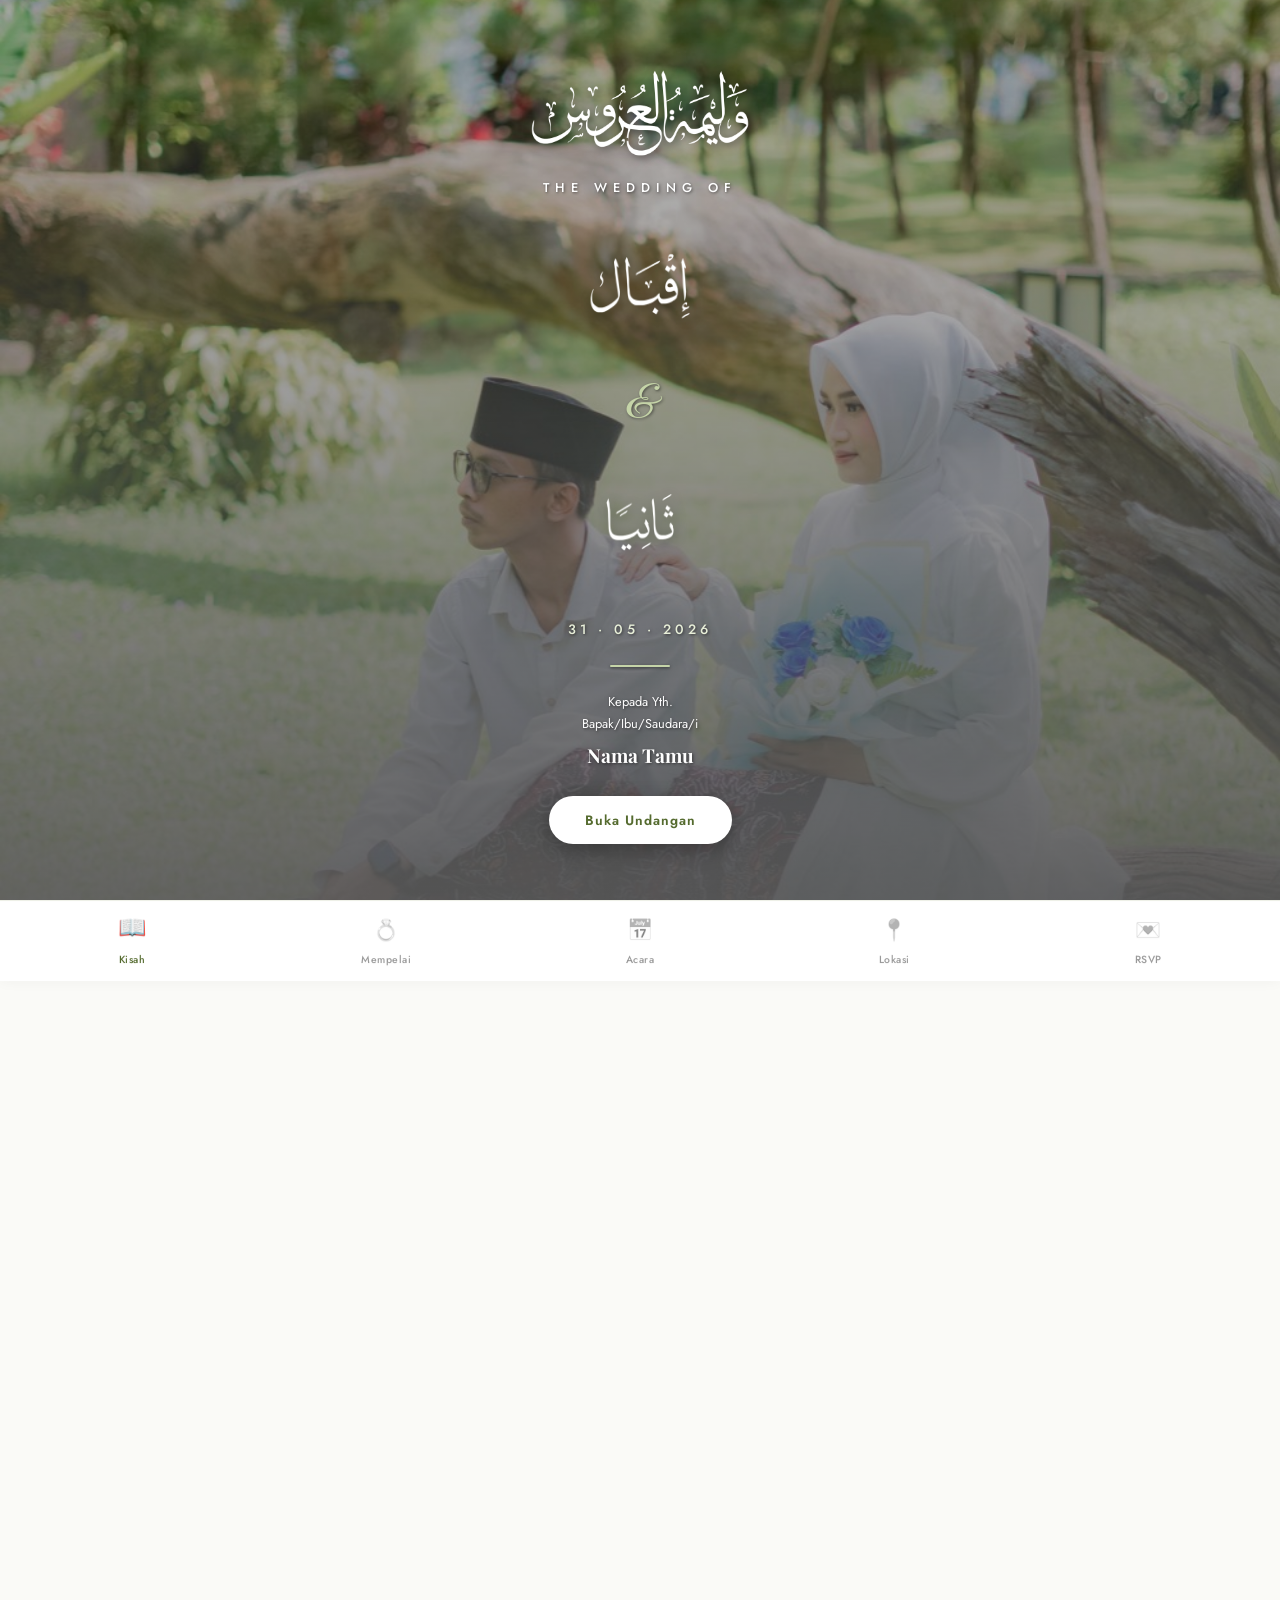
<file: index.html>
<!DOCTYPE html>
<html lang="id">

<head>
  <meta charset="UTF-8">
  <meta name="viewport" content="width=device-width, initial-scale=1.0, maximum-scale=1.0, user-scalable=no">
  <meta name="color-scheme" content="light only">
  <title>Iqbal & Shania — Undangan Pernikahan</title>
  <meta name="description"
    content="Dengan memohon rahmat dan ridho Allah SWT, kami mengundang Bapak/Ibu/Saudara/i untuk menghadiri pernikahan kami.">
  <meta property="og:title" content="Iqbal & Shania — Undangan Pernikahan">
  <meta property="og:description" content="Kami mengundang Anda untuk merayakan hari bahagia kami.">
  <meta property="og:type" content="website">

  <!-- Fonts -->
  <link rel="preconnect" href="https://fonts.googleapis.com">
  <link rel="preconnect" href="https://fonts.gstatic.com" crossorigin>
  <link
    href="https://fonts.googleapis.com/css2?family=Cormorant+Garamond:ital,wght@0,400;0,600;1,400&family=Great+Vibes&family=Jost:wght@300;400;500;600&family=Playfair+Display:wght@400;700&family=Amiri:wght@400;700&display=swap"
    rel="stylesheet">

  <!-- CSS -->
  <link rel="stylesheet" href="css/wedding.css">
</head>

<body>

  <!-- LOADER -->
  <div id="loader"
    style="position:fixed;inset:0;z-index:9999;background:#FAFAF7;display:flex;align-items:center;justify-content:center;transition:opacity 0.5s;">
    <div style="text-align:center;">
      <div
        style="width:36px;height:36px;border:3px solid #C5D4A8;border-top-color:#8A9A5B;border-radius:50%;animation:spin 0.8s linear infinite;margin:0 auto 1rem;">
      </div>
      <div style="font-family:'Jost',sans-serif;font-size:0.8rem;color:#7A7A7A;letter-spacing:2px;">LOADING</div>
    </div>
    <style>
      @keyframes spin {
        to {
          transform: rotate(360deg)
        }
      }
    </style>
  </div>

  <!-- AUDIO -->
  <audio id="bgMusic" loop preload="auto">
    <source src="media/Yoon-Mirae-instrumental-OST-Part-2.mp3" type="audio/mpeg">
  </audio>

  <!-- ==================== COVER ==================== -->
  <div id="cover">
    <div class="cover-bg"></div>
    <img src="images/tr-sage.png" alt="" class="cover-floral-tr" draggable="false">
    <img src="images/bl-sage.png" alt="" class="cover-floral-bl" draggable="false">
    <div class="cover-content">
      <div class="cover-arabic animate__animated animate__fadeInDown animate__slower" style="animation-delay:0.1s"><img
          src="images/walimatul%20ursy.png" alt="Walimatul Ursy"
          style="height: clamp(5rem, 12vw, 7rem); width: auto; margin: 0 auto; filter: brightness(0) invert(1) drop-shadow(2px 2px 5px rgba(0,0,0,0.6));">
      </div>
      <div class="cover-subtitle animate__animated animate__fadeInDown animate__slower" style="animation-delay:0.3s">The
        Wedding Of</div>
      <div class="cover-names animate__animated animate__fadeInLeft animate__slower" style="animation-delay:0.6s"><img
          src="images/iqbal.png" alt="Iqbal"
          style="height: clamp(6.5rem, 16vw, 10rem); width: auto; margin: 0 auto; filter: brightness(0) invert(1) drop-shadow(2px 2px 6px rgba(0,0,0,0.4));">
      </div>
      <div class="cover-and animate__animated animate__zoomIn animate__slower" style="animation-delay:0.9s">&amp;</div>
      <div class="cover-names animate__animated animate__fadeInRight animate__slower" style="animation-delay:0.6s"><img
          src="images/shania.png" alt="Shania"
          style="height: clamp(6.5rem, 16vw, 10rem); width: auto; margin: 0 auto; filter: brightness(0) invert(1) drop-shadow(2px 2px 6px rgba(0,0,0,0.4));">
      </div>
      <div class="cover-date animate__animated animate__fadeIn animate__slower" style="animation-delay:1.2s">31 · 05 ·
        2026</div>
      <div class="cover-divider animate__animated animate__fadeIn animate__slower" style="animation-delay:1.4s"></div>
      <div class="animate__animated animate__fadeInUp animate__slower" style="animation-delay:1.5s">
        <div class="cover-guest-label">Kepada Yth.<br>Bapak/Ibu/Saudara/i</div>
        <div class="cover-guest-name" id="guestNameSlot">Nama Tamu</div>
      </div>
      <button id="btnOpen" class="btn-open animate__animated animate__fadeInUp animate__slow"
        style="animation-delay:1.8s">
        Buka Undangan
      </button>
    </div>
  </div>

  <!-- ==================== MAIN CONTENT ==================== -->
  <div id="main-content">

    <!-- SECTION: QUOTES -->
    <section class="section section-warm" id="quotes">
      <div class="floral floral-tr"><img src="images/tr-sage.png" alt=""></div>
      <div class="section-inner">
        <div class="reveal">
          <div class="quote-mark">❝</div>
          <p class="quote-text">Dan di antara tanda-tanda (kebesaran)-Nya ialah Dia menciptakan pasangan-pasangan
            untukmu dari jenismu sendiri, agar kamu cenderung dan merasa tenteram kepadanya, dan Dia menjadikan di
            antaramu rasa kasih dan sayang. Sungguh, pada yang demikian itu benar-benar terdapat tanda-tanda (kebesaran
            Allah) bagi kaum yang berpikir.</p>
          <div class="quote-ref">— QS. Ar-Rum : 21 —</div>
        </div>
      </div>
    </section>

    <!-- SECTION: COUPLE -->
    <section class="section couple-bg" id="couple">
      <div class="section-inner">
        <p class="text-small reveal delay-1" style="margin-top:2rem;">Dengan memohon rahmat dan ridho Allah SWT,<br>kami
          bermaksud menyelenggarakan<br>pernikahan putra-putri kami</p>
        <div class="ornament reveal delay-1"><span class="ornament-icon">✦</span></div>

        <div class="reveal delay-2">
          <div class="couple-name" style="font-size: clamp(2.5rem, 8vw, 3.8rem) !important; margin-bottom: 0.5rem;">
            Iqbal Khairul Awami</div>
          <p class="couple-parent">Putra dari<br><strong>Bapak Mukhlasin</strong><br>&amp; <strong>Ibu Siti
              Partyam</strong></p>
        </div>

        <div class="couple-ampersand reveal delay-3">&amp;</div>

        <div class="reveal delay-3">
          <div class="couple-name" style="font-size: clamp(2.5rem, 8vw, 3.8rem) !important; margin-bottom: 0.5rem;">
            Shania Salsabila</div>
          <p class="couple-parent">Putri dari<br><strong>Bapak Imam</strong><br>&amp; <strong>Ibu Siti
              Muzaro'ah</strong></p>
        </div>
      </div>
    </section>

    <!-- SECTION: TASYAKURAN -->
    <section class="section section-sage" id="resepsi">
      <div class="floral floral-bl"><img src="images/bl-sage.png" alt=""></div>
      <div class="section-inner">
        <div class="heading-section reveal">Tasyakuran Pernikahan</div>
        <p class="text-small reveal delay-1" style="margin-bottom:1.5rem;">Dengan memohon rahmat dan ridho Allah SWT,
          kami bermaksud mengundang Bapak/Ibu/Saudara/i untuk menghadiri tasyakuran pernikahan kami, yang insyaAllah
          akan diselenggarakan pada:</p>
        <div class="event-card reveal delay-2">
          <div class="event-date-row">
            <div>
              <div class="event-day-name">AHAD</div>
              <div class="event-day-sub">Mei 2026</div>
            </div>
            <div class="event-day-num">31</div>
            <div>
              <div class="event-time-label">PUKUL</div>
              <div class="event-time-val">09.00 WIB<br>s/d Selesai</div>
            </div>
          </div>
          <div class="event-location">
            <strong>Kediaman Mempelai Pria</strong>
            Mijen Timur RT 05 RW 03<br>Kec. Kebonagung, Kab. Demak
          </div>
        </div>

        <!-- Countdown Tasyakuran -->
        <div class="reveal delay-3">
          <div class="countdown-row" data-date="2026-05-31T09:00:00+07:00">
            <div class="countdown-item">
              <div class="countdown-num cd-days">0</div>
              <div class="countdown-label">Hari</div>
            </div>
            <div class="countdown-item">
              <div class="countdown-num cd-hours">0</div>
              <div class="countdown-label">Jam</div>
            </div>
            <div class="countdown-item">
              <div class="countdown-num cd-mins">0</div>
              <div class="countdown-label">Menit</div>
            </div>
            <div class="countdown-item">
              <div class="countdown-num cd-secs">0</div>
              <div class="countdown-label">Detik</div>
            </div>
          </div>
        </div>
      </div>
    </section>

    <!-- SECTION: AKAD -->
    <section class="section" id="akad">
      <div class="floral floral-tr"><img src="images/tr-sage.png" alt=""></div>
      <div class="section-inner">
        <div class="heading-section reveal">Akad Nikah</div>
        <div class="event-card reveal delay-1">
          <div class="event-date-row">
            <div>
              <div class="event-day-name">SELASA</div>
              <div class="event-day-sub">Juni 2026</div>
            </div>
            <div class="event-day-num">02</div>
            <div>
              <div class="event-time-label">PUKUL</div>
              <div class="event-time-val">09.00 WIB<br>s/d Selesai</div>
            </div>
          </div>
          <div class="event-location">
            <strong>Kediaman Mempelai Wanita</strong>
            Karangawen RT 01 RW 08<br>Kec. Karangawen, Kab. Demak
          </div>
        </div>

        <!-- Countdown Akad -->
        <div class="reveal delay-2">
          <div class="countdown-row" data-date="2026-06-02T08:00:00+07:00">
            <div class="countdown-item">
              <div class="countdown-num cd-days">0</div>
              <div class="countdown-label">Hari</div>
            </div>
            <div class="countdown-item">
              <div class="countdown-num cd-hours">0</div>
              <div class="countdown-label">Jam</div>
            </div>
            <div class="countdown-item">
              <div class="countdown-num cd-mins">0</div>
              <div class="countdown-label">Menit</div>
            </div>
            <div class="countdown-item">
              <div class="countdown-num cd-secs">0</div>
              <div class="countdown-label">Detik</div>
            </div>
          </div>
        </div>
      </div>
    </section>

    <!-- SECTION: LOCATION -->
    <section class="section section-warm" id="location">
      <div class="section-inner">
        <div class="heading-section reveal">Lokasi Acara</div>

        <!-- Walimatul Ursy -->
        <div class="reveal">
          <div
            style="font-family:var(--font-sans);font-weight:600;color:var(--primary-dark);margin-bottom:0.3rem; font-size: 1.2rem;">
            Walimatul Ursy (Tasyakuran)</div>
          <p class="text-small" style="margin-bottom:1.2rem;"><strong>Kediaman Mempelai Pria</strong><br>Mijen Timur RT
            05 RW 03<br>Kec. Kebonagung, Kab. Demak</p>
        </div>
        <div class="map-frame reveal delay-1">
          <iframe
            src="https://www.google.com/maps/embed?pb=!1m18!1m12!1m3!1d15839.815779346513!2d110.6358826!3d-7.0146055!2m3!1f0!2f0!3f0!3m2!1i1024!2i768!4f13.1!3m3!1m2!1s0x2e70e9a5c88c7553%3A0x6b2e1b12d59d91f4!2sMijen%20Timur%2C%20Kebonagung%2C%20Demak!5e0!3m2!1sid!2sid"
            allowfullscreen loading="lazy" referrerpolicy="no-referrer-when-downgrade"></iframe>
        </div>
        <div class="reveal delay-2" style="margin-bottom: 3rem;">
          <a href="https://maps.google.com" target="_blank" rel="noopener" class="btn-direction">
            📍 Petunjuk Lokasi Walimatul Ursy
          </a>
        </div>

        <div class="ornament reveal"><span class="ornament-icon">✦</span></div>

        <!-- Akad Nikah -->
        <div class="reveal" style="margin-top: 3rem;">
          <div
            style="font-family:var(--font-sans);font-weight:600;color:var(--primary-dark);margin-bottom:0.3rem; font-size: 1.2rem;">
            Akad Nikah</div>
          <p class="text-small" style="margin-bottom:1.2rem;"><strong>Kediaman Mempelai Wanita</strong><br>Karangawen RT
            01 RW 08<br>Kec. Karangawen, Kab. Demak</p>
          <a href="https://maps.google.com" target="_blank" rel="noopener" class="btn-direction">
            📍 Petunjuk Lokasi Akad Nikah
          </a>
        </div>
      </div>
    </section>

    <!-- SECTION: RSVP & UCAPAN -->
    <section class="section section-sage" id="rsvp">
      <div class="floral floral-tr"><img src="images/tr-sage.png" alt=""></div>
      <div class="floral floral-bl"><img src="images/bl-sage.png" alt=""></div>
      <div class="section-inner">
        <div class="heading-section reveal">Ucapan &amp; Doa</div>
        <p class="text-small reveal delay-1">Kirim ucapan dan doa terbaik<br>untuk kedua mempelai</p>

        <form id="rsvpForm" class="rsvp-form reveal delay-2">
          <div class="form-group">
            <label for="rsvpName">Nama</label>
            <input type="text" class="form-control" id="rsvpName" placeholder="Nama Anda" required>
          </div>
          <div class="form-group">
            <label>Kehadiran</label>
            <div class="radio-group">
              <div class="radio-option">
                <input type="radio" id="attend-yes" name="attendance" value="hadir" required>
                <label for="attend-yes">✓ Hadir</label>
              </div>
              <div class="radio-option">
                <input type="radio" id="attend-no" name="attendance" value="tidak hadir">
                <label for="attend-no">✗ Tidak Hadir</label>
              </div>
            </div>
          </div>
          <div class="form-group">
            <label for="rsvpMessage">Ucapan</label>
            <textarea class="form-control" id="rsvpMessage" placeholder="Tulis ucapan untuk mempelai..."
              required></textarea>
          </div>
          <button type="submit" class="btn-submit">Kirim Ucapan</button>
        </form>

        <div class="wishes-list reveal delay-3" id="wishesList"></div>
      </div>
    </section>

    <!-- SECTION: GIFT -->
    <section class="section" id="gift">
      <div class="section-inner">
        <div class="heading-section reveal">Tanda Kasih</div>
        <p class="text-small reveal delay-1" style="margin-bottom:1.5rem;">Terima kasih telah menambah semangat
          kegembiraan pernikahan kami dengan kehadiran dan hadiah indah Anda.</p>

        <div class="gift-card reveal delay-2">
          <img src="images/logo-bca-biru-1687975058.png" alt="BCA" class="gift-bank-logo">
          <div class="gift-account">1234567890</div>
          <div class="gift-name">a.n. Shania Salsabila</div>
          <button class="btn-copy" onclick="copyText('1234567890', this)">📋 Salin No. Rekening</button>
        </div>

        <div class="gift-card reveal delay-3">
          <div style="font-family:var(--font-sans);font-weight:600;color:var(--primary-dark);margin-bottom:0.5rem;">🎁
            Kirim Kado</div>
          <p class="text-small">Anda dapat mengirim kado ke:<br><strong>Shania Salsabila</strong><br>Karangawen RT 01 RW
            08<br>Kec. Karangawen, Kab. Demak, Indonesia</p>
        </div>
      </div>
    </section>

    <!-- SECTION: CLOSING -->
    <section class="section section-warm" id="closing">
      <div class="floral floral-tr"><img src="images/tr-sage.png" alt=""></div>
      <div class="floral floral-bl"><img src="images/bl-sage.png" alt=""></div>
      <div class="section-inner">
        <div class="reveal">
          <p class="text-body">Merupakan suatu kehormatan dan kebahagiaan bagi kami apabila Bapak/Ibu/Saudara/i berkenan
            hadir untuk memberikan doa restu kepada kami.</p>
          <div class="ornament"><span class="ornament-icon">✦</span></div>
          <div class="heading-script" style="margin-bottom:0.5rem;">Iqbal &amp; Shania</div>
          <p class="text-small" style="font-style:italic;">Kami yang berbahagia</p>
        </div>

        <div class="closing-families reveal delay-2">
          <div>
            <div class="closing-family-label">Keluarga Mempelai Pria</div>
            <div class="closing-family-names">Bapak Mukhlasin<br>&amp; Ibu Siti Partyam</div>
          </div>
          <div>
            <div class="closing-family-label">Keluarga Mempelai Wanita</div>
            <div class="closing-family-names">Bapak Imam<br>&amp; Ibu Siti Muzaro'ah</div>
          </div>
        </div>

        <div class="reveal delay-3" style="margin-top:3rem;">
          <p class="text-muted" style="font-size:0.7rem;color:var(--text-muted);">
            Wassalamu'alaikum Warahmatullahi Wabarakatuh
          </p>
        </div>
      </div>
    </section>

  </div><!-- end main-content -->

  <!-- MUSIC BUTTON -->
  <button id="musicBtn" class="music-btn" aria-label="Toggle Music">
    <svg class="icon-play" viewBox="0 0 24 24" fill="none" stroke="currentColor" stroke-width="2" stroke-linecap="round"
      stroke-linejoin="round">
      <polygon points="5 3 19 12 5 21 5 3"></polygon>
    </svg>
    <svg class="icon-pause" viewBox="0 0 24 24" fill="none" stroke="currentColor" stroke-width="2"
      stroke-linecap="round" stroke-linejoin="round">
      <rect x="6" y="4" width="4" height="16"></rect>
      <rect x="14" y="4" width="4" height="16"></rect>
    </svg>
  </button>

  <!-- BOTTOM NAVIGATION -->
  <nav class="bottom-nav" id="bottomNav">
    <a href="#quotes" class="nav-item active">
      <span class="nav-icon">📖</span>
      <span class="nav-label">Kisah</span>
    </a>
    <a href="#couple" class="nav-item">
      <span class="nav-icon">💍</span>
      <span class="nav-label">Mempelai</span>
    </a>
    <a href="#resepsi" class="nav-item">
      <span class="nav-icon">📅</span>
      <span class="nav-label">Acara</span>
    </a>
    <a href="#location" class="nav-item">
      <span class="nav-icon">📍</span>
      <span class="nav-label">Lokasi</span>
    </a>
    <a href="#rsvp" class="nav-item">
      <span class="nav-icon">💌</span>
      <span class="nav-label">RSVP</span>
    </a>
  </nav>

  <!-- SCRIPTS -->
  <script src="js/guest-url-param.js"></script>
  <script src="js/wedding.js"></script>
</body>

</html>
</file>
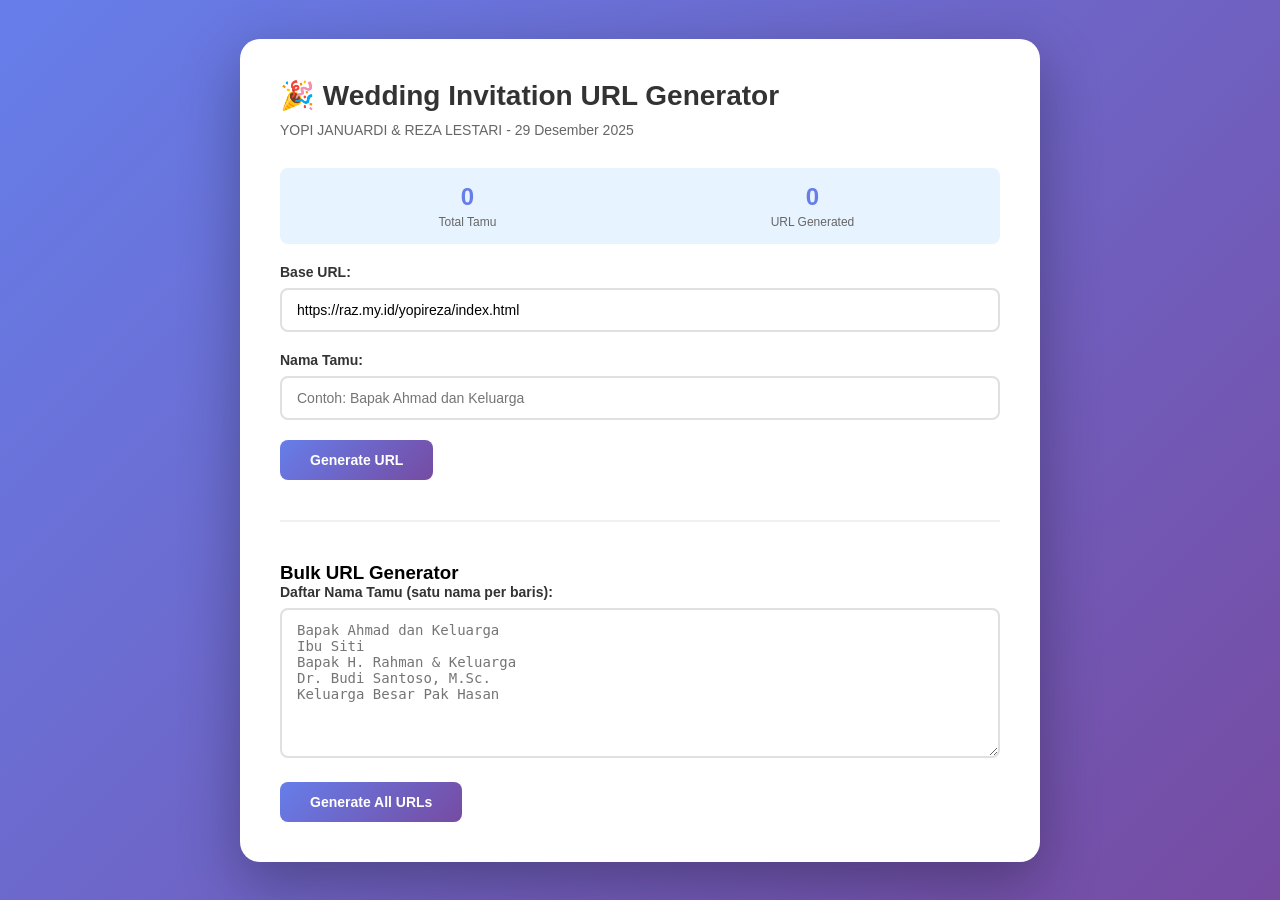
<file: url-generator.html>
<!DOCTYPE html>
<html lang="id">

<head>
    <meta charset="UTF-8">
    <meta name="viewport" content="width=device-width, initial-scale=1.0">
    <title>URL Generator - Wedding Invitation</title>
    <style>
        * {
            margin: 0;
            padding: 0;
            box-sizing: border-box;
        }

        body {
            font-family: 'Segoe UI', Tahoma, Geneva, Verdana, sans-serif;
            background: linear-gradient(135deg, #667eea 0%, #764ba2 100%);
            min-height: 100vh;
            display: flex;
            justify-content: center;
            align-items: center;
            padding: 20px;
        }

        .container {
            background: white;
            border-radius: 20px;
            box-shadow: 0 20px 60px rgba(0, 0, 0, 0.3);
            padding: 40px;
            max-width: 800px;
            width: 100%;
        }

        h1 {
            color: #333;
            margin-bottom: 10px;
            font-size: 28px;
        }

        .subtitle {
            color: #666;
            margin-bottom: 30px;
            font-size: 14px;
        }

        .form-group {
            margin-bottom: 20px;
        }

        label {
            display: block;
            color: #333;
            font-weight: 600;
            margin-bottom: 8px;
            font-size: 14px;
        }

        input[type="text"],
        textarea {
            width: 100%;
            padding: 12px 15px;
            border: 2px solid #e0e0e0;
            border-radius: 8px;
            font-size: 14px;
            transition: border-color 0.3s;
        }

        input[type="text"]:focus,
        textarea:focus {
            outline: none;
            border-color: #667eea;
        }

        textarea {
            resize: vertical;
            min-height: 150px;
            font-family: monospace;
        }

        button {
            background: linear-gradient(135deg, #667eea 0%, #764ba2 100%);
            color: white;
            border: none;
            padding: 12px 30px;
            border-radius: 8px;
            font-size: 14px;
            font-weight: 600;
            cursor: pointer;
            transition: transform 0.2s, box-shadow 0.2s;
        }

        button:hover {
            transform: translateY(-2px);
            box-shadow: 0 5px 15px rgba(102, 126, 234, 0.4);
        }

        button:active {
            transform: translateY(0);
        }

        .output-section {
            margin-top: 30px;
            padding-top: 30px;
            border-top: 2px solid #f0f0f0;
        }

        .output-box {
            background: #f8f9fa;
            border: 2px solid #e9ecef;
            border-radius: 8px;
            padding: 15px;
            margin-top: 10px;
            word-break: break-all;
            font-family: monospace;
            font-size: 12px;
        }

        .button-group {
            display: flex;
            gap: 10px;
            margin-top: 15px;
            flex-wrap: wrap;
        }

        .success-message {
            background: #d4edda;
            color: #155724;
            padding: 12px;
            border-radius: 8px;
            margin-top: 10px;
            display: none;
        }

        .guest-list {
            margin-top: 15px;
        }

        .guest-item {
            background: #f8f9fa;
            padding: 10px 15px;
            border-radius: 6px;
            margin-bottom: 8px;
            display: flex;
            justify-content: space-between;
            align-items: center;
        }

        .guest-name {
            font-weight: 600;
            color: #333;
        }

        .copy-btn-small {
            background: #667eea;
            color: white;
            border: none;
            padding: 6px 12px;
            border-radius: 4px;
            font-size: 12px;
            cursor: pointer;
        }

        .stats {
            background: #e7f3ff;
            padding: 15px;
            border-radius: 8px;
            margin-bottom: 20px;
            display: flex;
            justify-content: space-around;
            text-align: center;
        }

        .stat-item {
            flex: 1;
        }

        .stat-number {
            font-size: 24px;
            font-weight: 700;
            color: #667eea;
        }

        .stat-label {
            font-size: 12px;
            color: #666;
            margin-top: 4px;
        }
    </style>
</head>

<body>
    <div class="container">
        <h1>🎉 Wedding Invitation URL Generator</h1>
        <p class="subtitle">YOPI JANUARDI & REZA LESTARI - 29 Desember 2025</p>

        <div class="stats" id="stats">
            <div class="stat-item">
                <div class="stat-number" id="totalGuests">0</div>
                <div class="stat-label">Total Tamu</div>
            </div>
            <div class="stat-item">
                <div class="stat-number" id="generatedUrls">0</div>
                <div class="stat-label">URL Generated</div>
            </div>
        </div>

        <!-- Single URL Generator -->
        <div class="form-group">
            <label for="baseUrl">Base URL:</label>
            <input type="text" id="baseUrl" value="https://raz.my.id/yopireza/index.html"
                placeholder="https://example.com/index.html">
        </div>

        <div class="form-group">
            <label for="guestName">Nama Tamu:</label>
            <input type="text" id="guestName" placeholder="Contoh: Bapak Ahmad dan Keluarga">
        </div>

        <button onclick="generateSingleURL()">Generate URL</button>

        <div class="output-section" id="singleOutput" style="display:none;">
            <h3>Generated URL:</h3>
            <div class="output-box" id="singleUrl"></div>
            <div class="button-group">
                <button onclick="copySingleURL()">📋 Copy URL</button>
                <button onclick="openSingleURL()">🔗 Open in New Tab</button>
            </div>
            <div class="success-message" id="successMessage">✅ URL berhasil dicopy ke clipboard!</div>
        </div>

        <hr style="margin: 40px 0; border: none; border-top: 2px solid #f0f0f0;">

        <!-- Bulk URL Generator -->
        <h3>Bulk URL Generator</h3>
        <div class="form-group">
            <label for="guestList">Daftar Nama Tamu (satu nama per baris):</label>
            <textarea id="guestList" placeholder="Bapak Ahmad dan Keluarga
Ibu Siti
Bapak H. Rahman & Keluarga
Dr. Budi Santoso, M.Sc.
Keluarga Besar Pak Hasan"></textarea>
        </div>

        <button onclick="generateBulkURLs()">Generate All URLs</button>

        <div class="output-section" id="bulkOutput" style="display:none;">
            <h3>Generated URLs:</h3>
            <div class="guest-list" id="guestListOutput"></div>
            <div class="button-group">
                <button onclick="copyAllURLs()">📋 Copy All URLs</button>
                <button onclick="downloadCSV()">📥 Download CSV</button>
            </div>
            <div class="success-message" id="bulkSuccessMessage">✅ Semua URL berhasil dicopy!</div>
        </div>
    </div>

    <script>
        let generatedURLs = [];

        function generateSingleURL() {
            const baseUrl = document.getElementById('baseUrl').value.trim();
            const guestName = document.getElementById('guestName').value.trim();

            if (!baseUrl || !guestName) {
                alert('Please fill in both Base URL and Guest Name');
                return;
            }

            const url = baseUrl + '?nama=' + encodeURIComponent(guestName);
            document.getElementById('singleUrl').textContent = url;
            document.getElementById('singleOutput').style.display = 'block';

            updateStats();
        }

        function copySingleURL() {
            const url = document.getElementById('singleUrl').textContent;
            navigator.clipboard.writeText(url).then(() => {
                const msg = document.getElementById('successMessage');
                msg.style.display = 'block';
                setTimeout(() => msg.style.display = 'none', 3000);
            });
        }

        function openSingleURL() {
            const url = document.getElementById('singleUrl').textContent;
            window.open(url, '_blank');
        }

        function generateBulkURLs() {
            const baseUrl = document.getElementById('baseUrl').value.trim();
            const guestListText = document.getElementById('guestList').value.trim();

            if (!baseUrl || !guestListText) {
                alert('Please fill in both Base URL and Guest List');
                return;
            }

            const guests = guestListText.split('\n').filter(name => name.trim() !== '');
            generatedURLs = [];

            const outputHtml = guests.map((guest, index) => {
                const url = baseUrl + '?nama=' + encodeURIComponent(guest.trim());
                generatedURLs.push({ name: guest.trim(), url });

                return `
                    <div class="guest-item">
                        <span class="guest-name">${index + 1}. ${guest.trim()}</span>
                        <button class="copy-btn-small" onclick="copyURL('${url.replace(/'/g, "\\'")}')">Copy</button>
                    </div>
                `;
            }).join('');

            document.getElementById('guestListOutput').innerHTML = outputHtml;
            document.getElementById('bulkOutput').style.display = 'block';

            updateStats(guests.length, generatedURLs.length);
        }

        function copyURL(url) {
            navigator.clipboard.writeText(url);
        }

        function copyAllURLs() {
            const allUrls = generatedURLs.map(item => item.url).join('\n');
            navigator.clipboard.writeText(allUrls).then(() => {
                const msg = document.getElementById('bulkSuccessMessage');
                msg.style.display = 'block';
                setTimeout(() => msg.style.display = 'none', 3000);
            });
        }

        function downloadCSV() {
            const csvContent = 'Nama Tamu,URL\n' +
                generatedURLs.map(item => `"${item.name}","${item.url}"`).join('\n');

            const blob = new Blob([csvContent], { type: 'text/csv;charset=utf-8;' });
            const link = document.createElement('a');
            link.href = URL.createObjectURL(blob);
            link.download = 'wedding-invitation-urls.csv';
            link.click();
        }

        function updateStats(totalGuests = 0, generated = 0) {
            document.getElementById('totalGuests').textContent = totalGuests;
            document.getElementById('generatedUrls').textContent = generated;
        }
    </script>
</body>

</html>
</file>
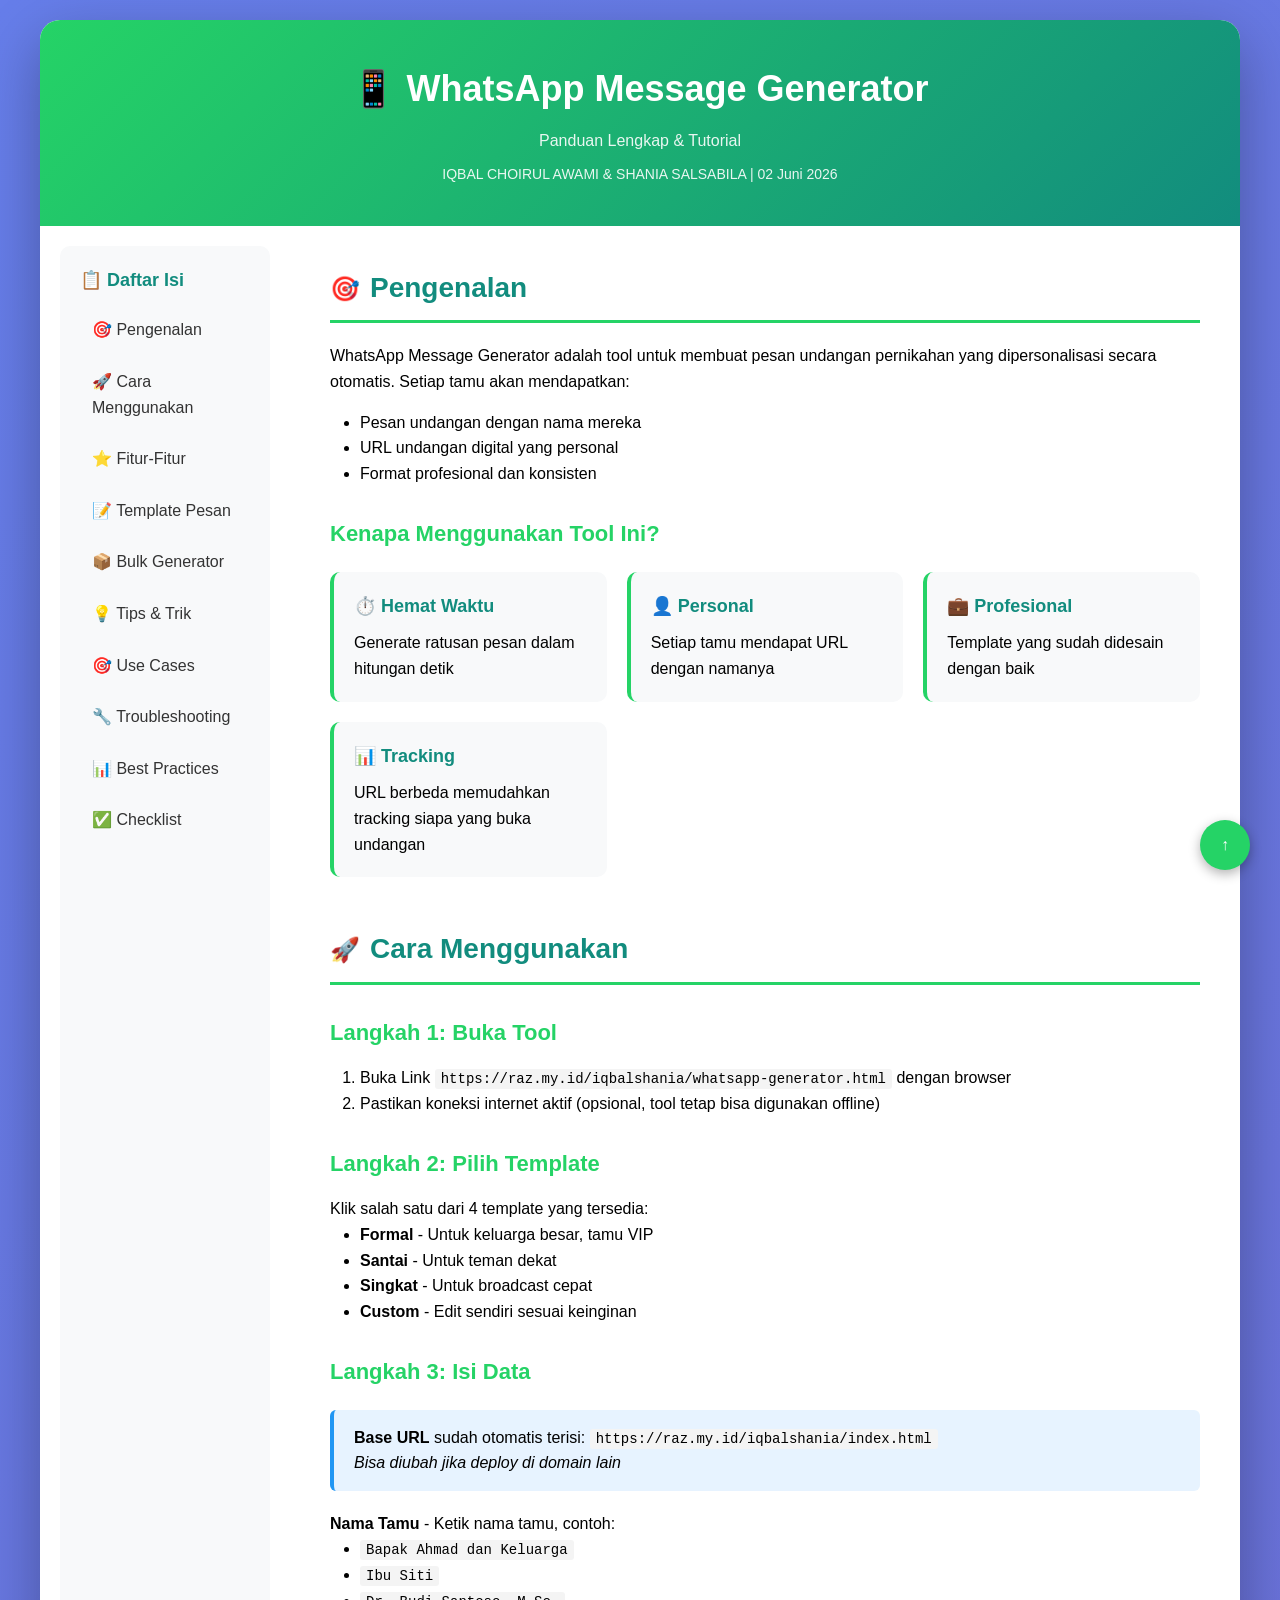
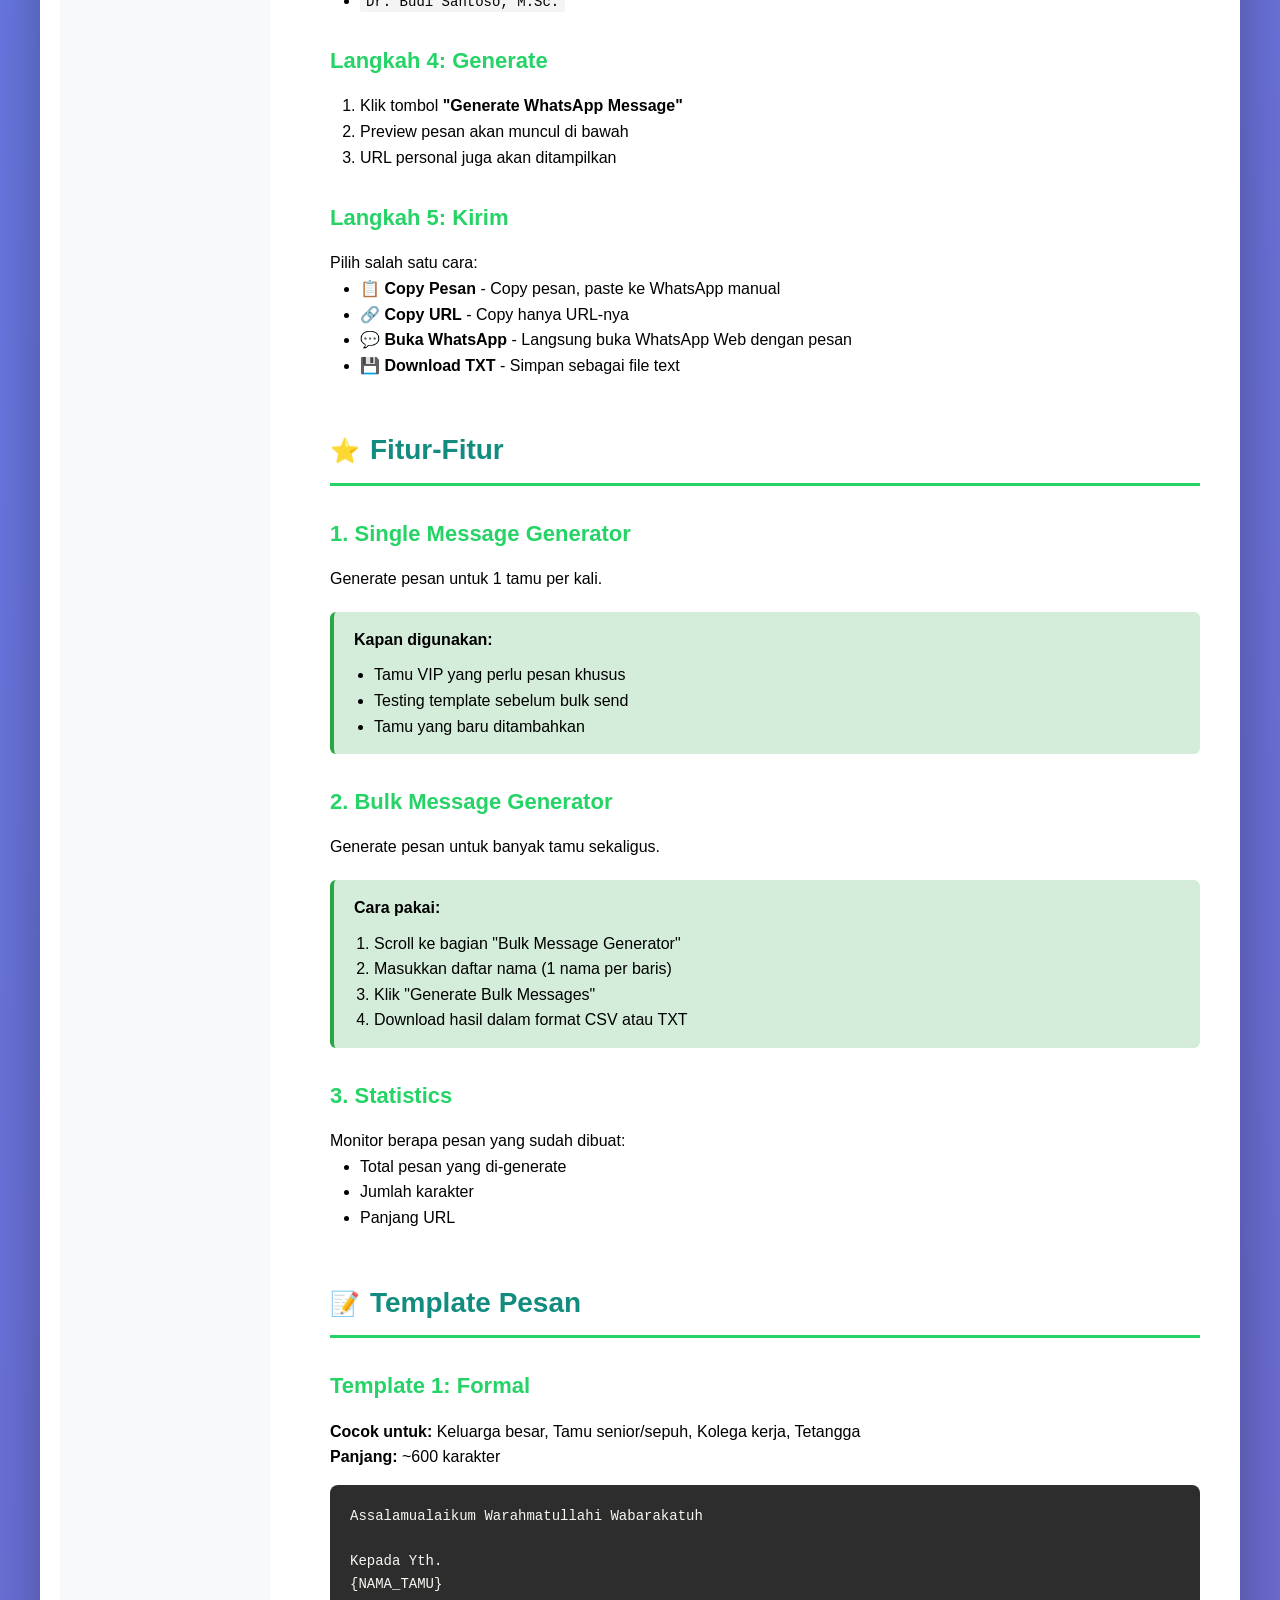
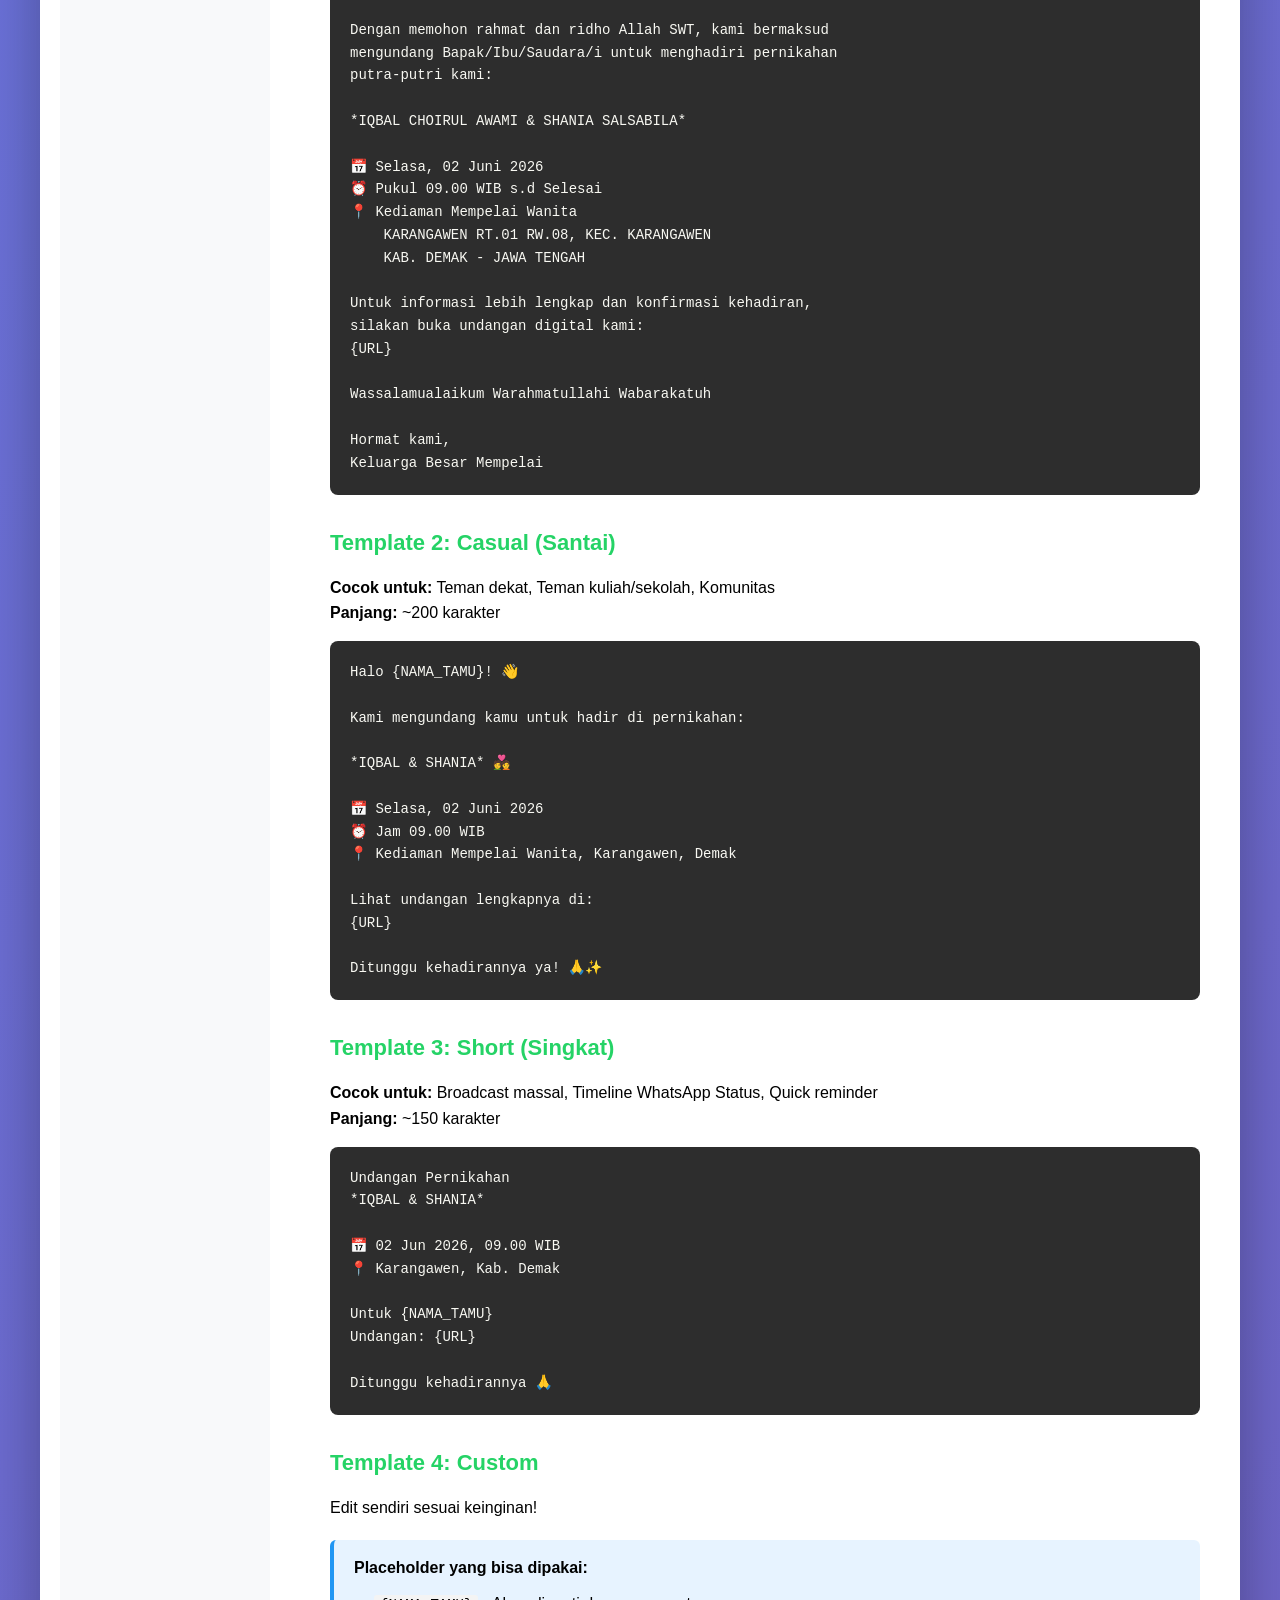
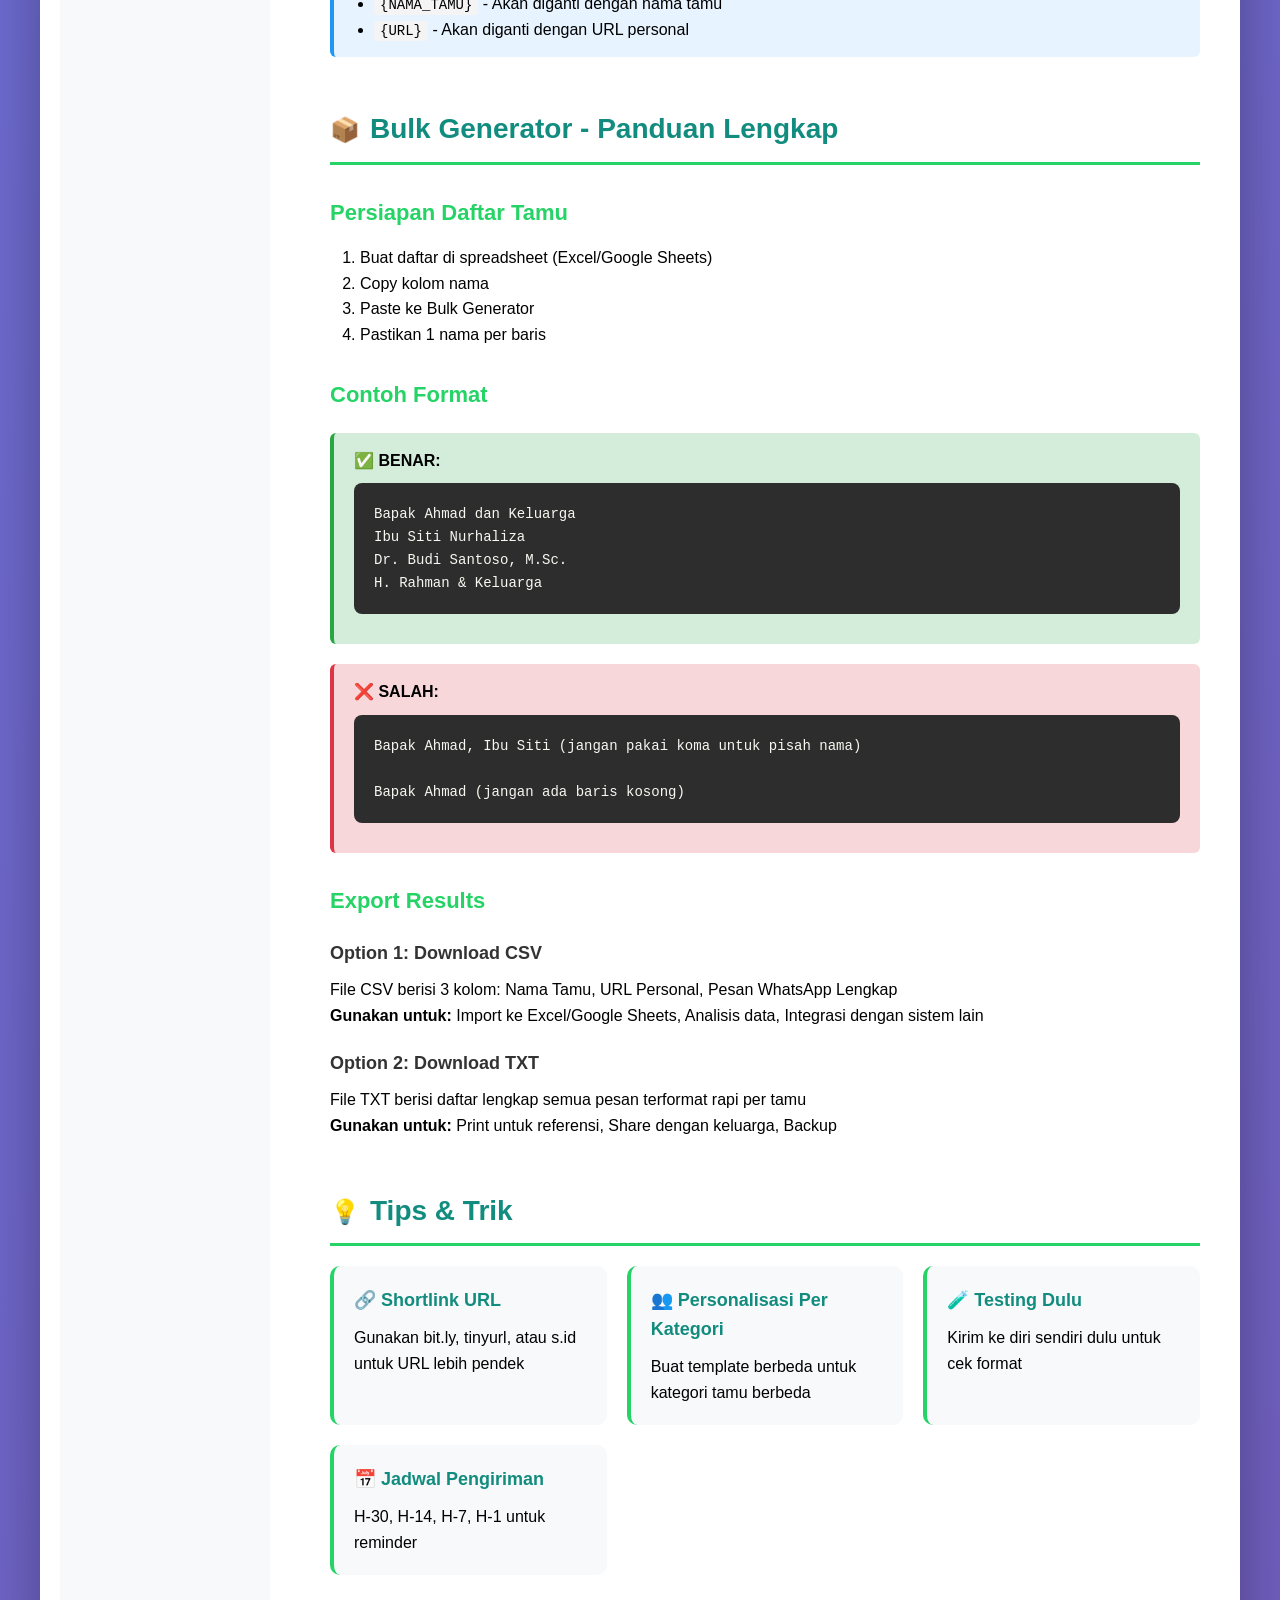
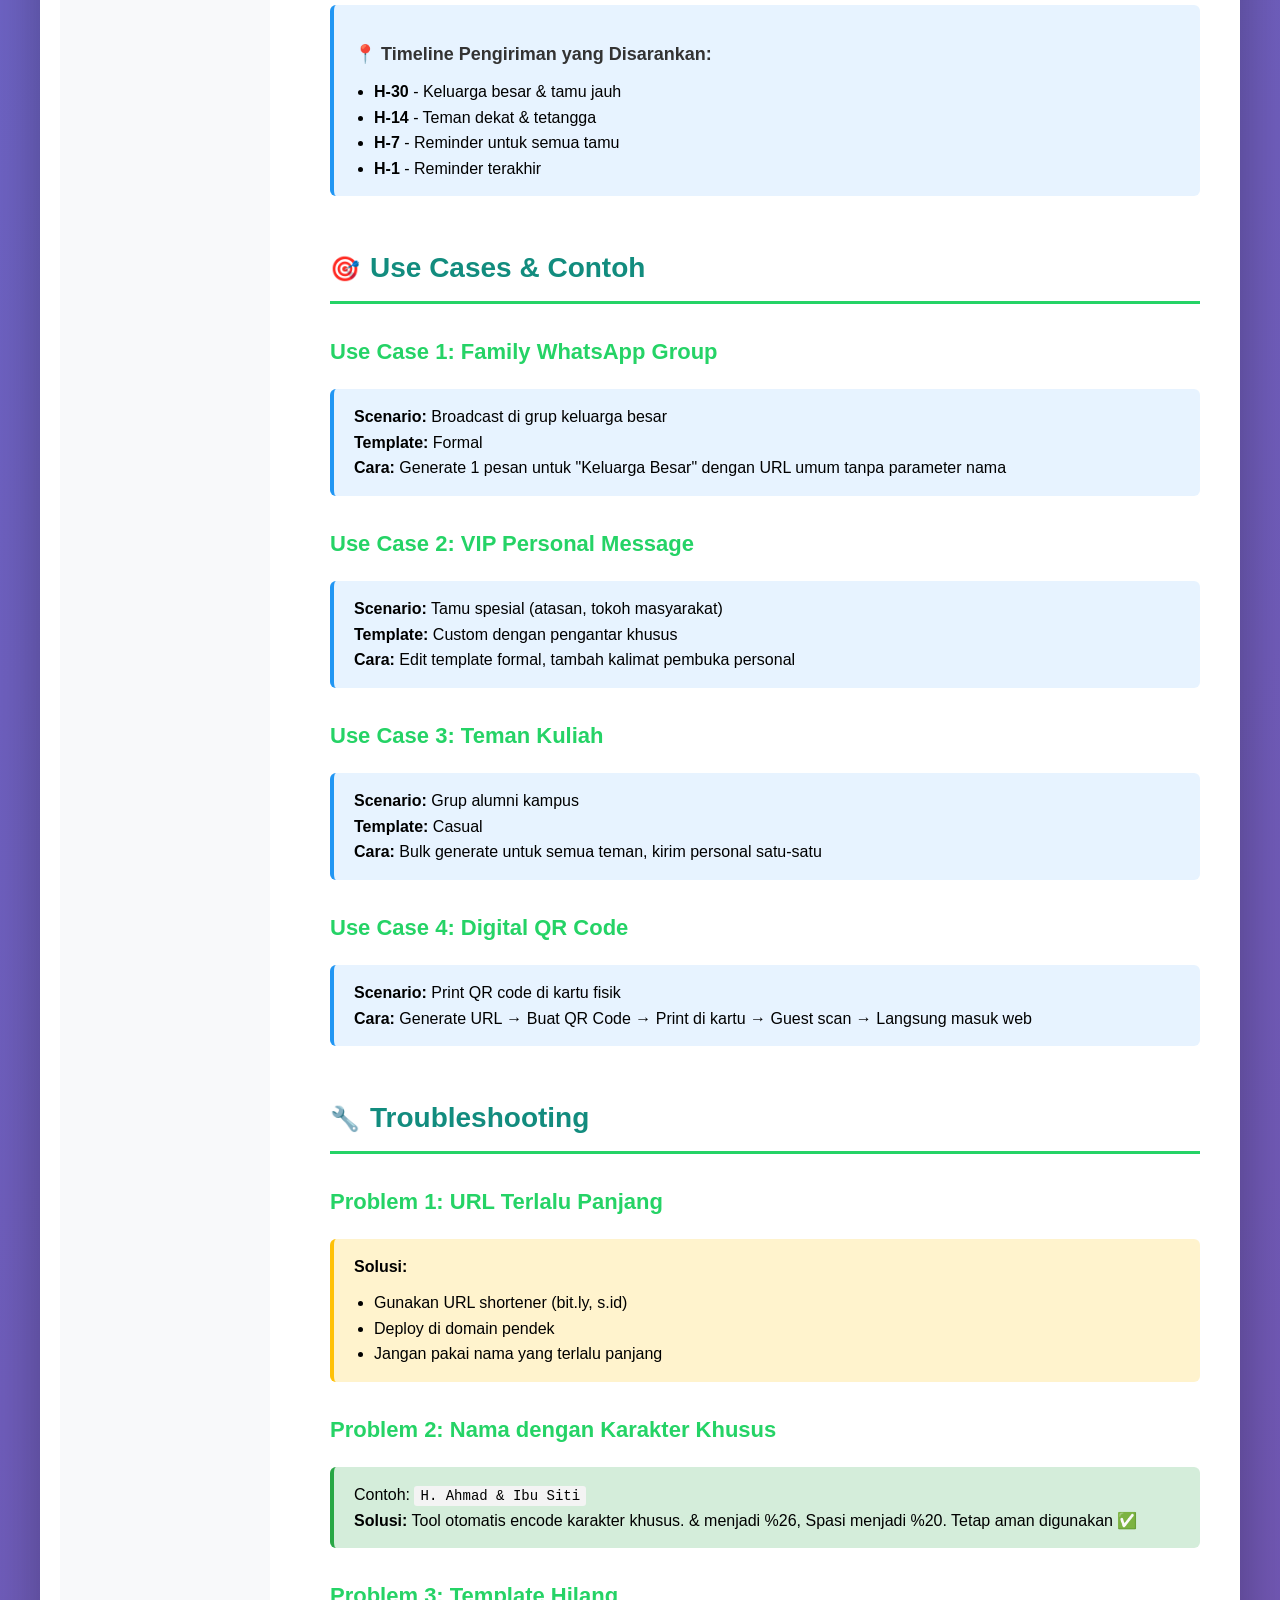
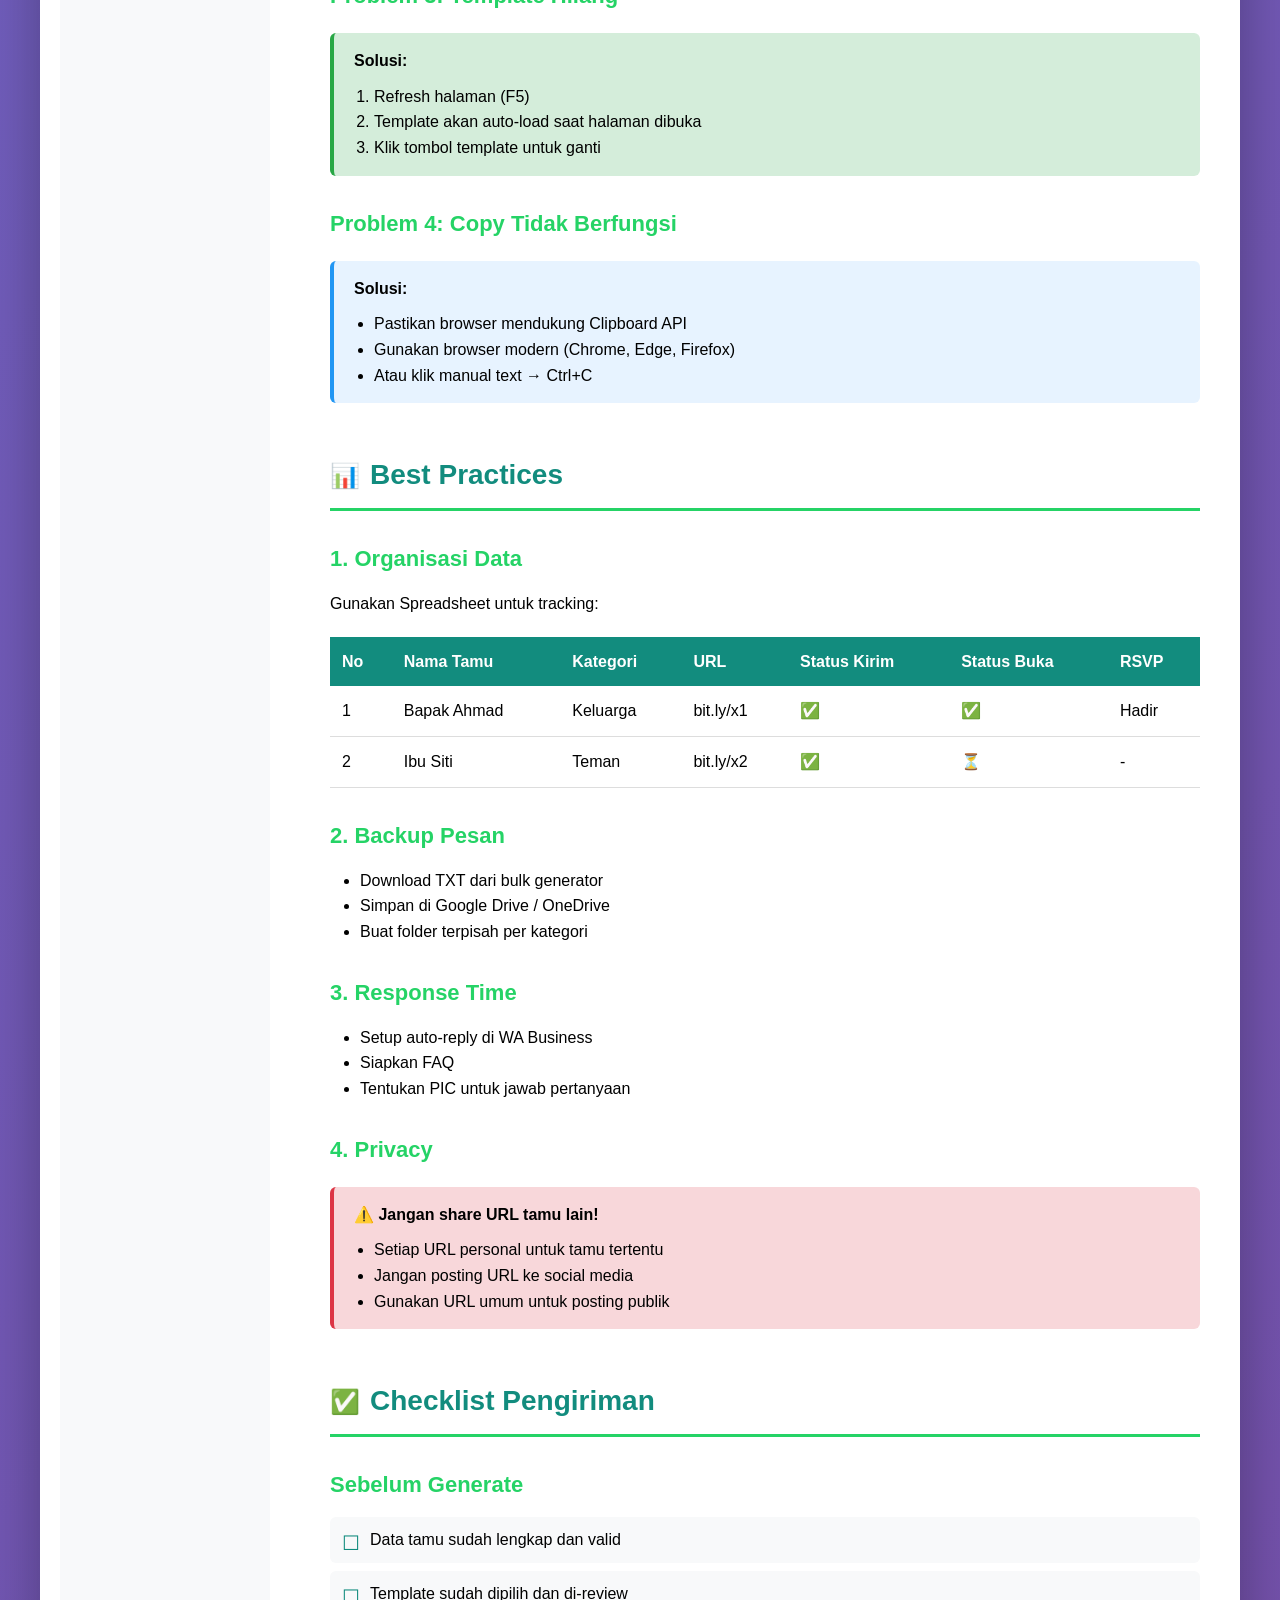
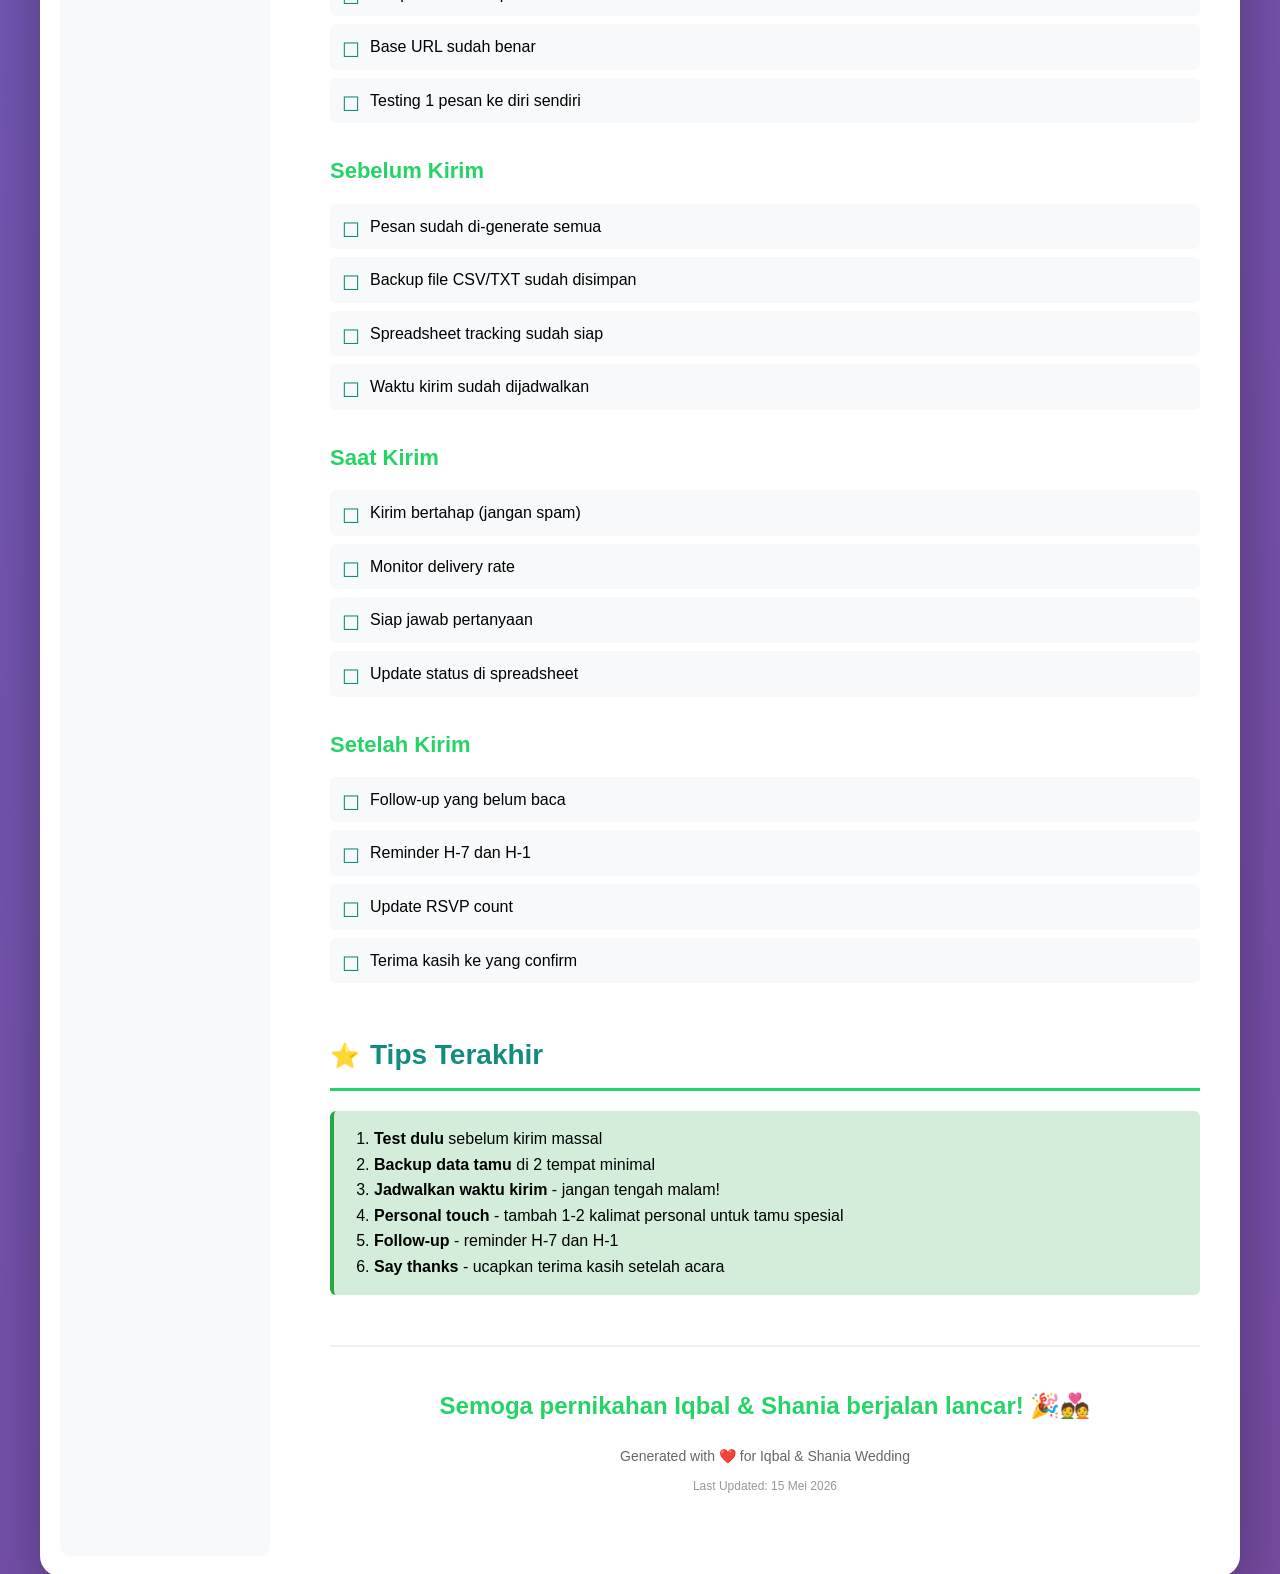
<file: whatsapp-generator-guide.html>
<!DOCTYPE html>
<html lang="id">

<head>
    <meta charset="UTF-8">
    <meta name="viewport" content="width=device-width, initial-scale=1.0">
    <title>WhatsApp Generator - Panduan Lengkap</title>
    <style>
        * {
            margin: 0;
            padding: 0;
            box-sizing: border-box;
        }

        body {
            font-family: 'Segoe UI', Tahoma, Geneva, Verdana, sans-serif;
            background: linear-gradient(135deg, #667eea 0%, #764ba2 100%);
            min-height: 100vh;
            padding: 20px;
            line-height: 1.6;
        }

        .container {
            max-width: 1200px;
            margin: 0 auto;
            background: white;
            border-radius: 20px;
            box-shadow: 0 20px 60px rgba(0, 0, 0, 0.3);
            overflow: hidden;
        }

        .header {
            background: linear-gradient(135deg, #25D366 0%, #128C7E 100%);
            color: white;
            padding: 40px;
            text-align: center;
        }

        .header h1 {
            font-size: 36px;
            margin-bottom: 10px;
        }

        .header p {
            opacity: 0.9;
            font-size: 16px;
        }

        .sidebar {
            position: sticky;
            top: 20px;
            background: #f8f9fa;
            padding: 20px;
            border-radius: 10px;
            margin: 20px;
        }

        .sidebar h3 {
            color: #128C7E;
            margin-bottom: 15px;
            font-size: 18px;
        }

        .sidebar ul {
            list-style: none;
        }

        .sidebar li {
            margin-bottom: 10px;
        }

        .sidebar a {
            color: #333;
            text-decoration: none;
            display: block;
            padding: 8px 12px;
            border-radius: 6px;
            transition: all 0.3s;
        }

        .sidebar a:hover {
            background: #25D366;
            color: white;
            transform: translateX(5px);
        }

        .content {
            display: grid;
            grid-template-columns: 250px 1fr;
            gap: 0;
        }

        .main {
            padding: 40px;
        }

        .section {
            margin-bottom: 50px;
            scroll-margin-top: 20px;
        }

        .section h2 {
            color: #128C7E;
            font-size: 28px;
            margin-bottom: 20px;
            padding-bottom: 10px;
            border-bottom: 3px solid #25D366;
        }

        .section h3 {
            color: #25D366;
            font-size: 22px;
            margin-top: 30px;
            margin-bottom: 15px;
        }

        .section h4 {
            color: #333;
            font-size: 18px;
            margin-top: 20px;
            margin-bottom: 10px;
        }

        .info-box {
            background: #e7f3ff;
            border-left: 4px solid #2196F3;
            padding: 15px 20px;
            margin: 20px 0;
            border-radius: 6px;
        }

        .success-box {
            background: #d4edda;
            border-left: 4px solid #28a745;
            padding: 15px 20px;
            margin: 20px 0;
            border-radius: 6px;
        }

        .warning-box {
            background: #fff3cd;
            border-left: 4px solid #ffc107;
            padding: 15px 20px;
            margin: 20px 0;
            border-radius: 6px;
        }

        .danger-box {
            background: #f8d7da;
            border-left: 4px solid #dc3545;
            padding: 15px 20px;
            margin: 20px 0;
            border-radius: 6px;
        }

        code {
            background: #f4f4f4;
            padding: 2px 6px;
            border-radius: 3px;
            font-family: 'Courier New', monospace;
            font-size: 14px;
        }

        pre {
            background: #2d2d2d;
            color: #f8f8f2;
            padding: 20px;
            border-radius: 8px;
            overflow-x: auto;
            margin: 15px 0;
        }

        pre code {
            background: transparent;
            color: inherit;
            padding: 0;
        }

        table {
            width: 100%;
            border-collapse: collapse;
            margin: 20px 0;
        }

        table th {
            background: #128C7E;
            color: white;
            padding: 12px;
            text-align: left;
        }

        table td {
            padding: 12px;
            border-bottom: 1px solid #ddd;
        }

        table tr:hover {
            background: #f8f9fa;
        }

        .checklist {
            list-style: none;
            padding-left: 0;
        }

        .checklist li {
            padding: 10px;
            margin: 8px 0;
            background: #f8f9fa;
            border-radius: 6px;
            position: relative;
            padding-left: 40px;
        }

        .checklist li:before {
            content: "☐";
            position: absolute;
            left: 12px;
            font-size: 20px;
            color: #128C7E;
        }

        .feature-grid {
            display: grid;
            grid-template-columns: repeat(auto-fit, minmax(250px, 1fr));
            gap: 20px;
            margin: 20px 0;
        }

        .feature-card {
            background: #f8f9fa;
            padding: 20px;
            border-radius: 10px;
            border-left: 4px solid #25D366;
        }

        .feature-card h4 {
            color: #128C7E;
            margin-top: 0;
        }

        .emoji {
            font-size: 24px;
            margin-right: 10px;
        }

        .back-to-top {
            position: fixed;
            bottom: 30px;
            right: 30px;
            background: #25D366;
            color: white;
            width: 50px;
            height: 50px;
            border-radius: 50%;
            display: flex;
            align-items: center;
            justify-content: center;
            cursor: pointer;
            box-shadow: 0 4px 12px rgba(0, 0, 0, 0.3);
            transition: all 0.3s;
            text-decoration: none;
        }

        .back-to-top:hover {
            transform: translateY(-5px);
            box-shadow: 0 6px 20px rgba(37, 211, 102, 0.4);
        }

        @media (max-width: 768px) {
            .content {
                grid-template-columns: 1fr;
            }

            .sidebar {
                position: static;
            }

            .main {
                padding: 20px;
            }
        }
    </style>
</head>

<body>
    <div class="container">
        <div class="header">
            <h1>📱 WhatsApp Message Generator</h1>
            <p>Panduan Lengkap & Tutorial</p>
            <p style="margin-top: 10px; font-size: 14px;">IQBAL CHOIRUL AWAMI & SHANIA SALSABILA | 02 Juni 2026</p>
        </div>

        <div class="content">
            <nav class="sidebar">
                <h3>📋 Daftar Isi</h3>
                <ul>
                    <li><a href="#intro">🎯 Pengenalan</a></li>
                    <li><a href="#usage">🚀 Cara Menggunakan</a></li>
                    <li><a href="#features">⭐ Fitur-Fitur</a></li>
                    <li><a href="#templates">📝 Template Pesan</a></li>
                    <li><a href="#bulk">📦 Bulk Generator</a></li>
                    <li><a href="#tips">💡 Tips & Trik</a></li>
                    <li><a href="#usecases">🎯 Use Cases</a></li>
                    <li><a href="#troubleshooting">🔧 Troubleshooting</a></li>
                    <li><a href="#bestpractices">📊 Best Practices</a></li>
                    <li><a href="#checklist">✅ Checklist</a></li>
                </ul>
            </nav>

            <main class="main">
                <!-- Pengenalan -->
                <section id="intro" class="section">
                    <h2><span class="emoji">🎯</span>Pengenalan</h2>

                    <p>WhatsApp Message Generator adalah tool untuk membuat pesan undangan pernikahan yang
                        dipersonalisasi secara otomatis. Setiap tamu akan mendapatkan:</p>

                    <ul style="margin: 15px 0 15px 30px;">
                        <li>Pesan undangan dengan nama mereka</li>
                        <li>URL undangan digital yang personal</li>
                        <li>Format profesional dan konsisten</li>
                    </ul>

                    <h3>Kenapa Menggunakan Tool Ini?</h3>

                    <div class="feature-grid">
                        <div class="feature-card">
                            <h4>⏱️ Hemat Waktu</h4>
                            <p>Generate ratusan pesan dalam hitungan detik</p>
                        </div>
                        <div class="feature-card">
                            <h4>👤 Personal</h4>
                            <p>Setiap tamu mendapat URL dengan namanya</p>
                        </div>
                        <div class="feature-card">
                            <h4>💼 Profesional</h4>
                            <p>Template yang sudah didesain dengan baik</p>
                        </div>
                        <div class="feature-card">
                            <h4>📊 Tracking</h4>
                            <p>URL berbeda memudahkan tracking siapa yang buka undangan</p>
                        </div>
                    </div>
                </section>

                <!-- Cara Menggunakan -->
                <section id="usage" class="section">
                    <h2><span class="emoji">🚀</span>Cara Menggunakan</h2>

                    <h3>Langkah 1: Buka Tool</h3>
                    <ol style="margin-left: 30px;">
                        <li>Buka Link <code>https://raz.my.id/iqbalshania/whatsapp-generator.html</code> dengan browser
                        </li>
                        <li>Pastikan koneksi internet aktif (opsional, tool tetap bisa digunakan offline)</li>
                    </ol>

                    <h3>Langkah 2: Pilih Template</h3>
                    <p>Klik salah satu dari 4 template yang tersedia:</p>
                    <ul style="margin-left: 30px;">
                        <li><strong>Formal</strong> - Untuk keluarga besar, tamu VIP</li>
                        <li><strong>Santai</strong> - Untuk teman dekat</li>
                        <li><strong>Singkat</strong> - Untuk broadcast cepat</li>
                        <li><strong>Custom</strong> - Edit sendiri sesuai keinginan</li>
                    </ul>

                    <h3>Langkah 3: Isi Data</h3>
                    <div class="info-box">
                        <strong>Base URL</strong> sudah otomatis terisi:
                        <code>https://raz.my.id/iqbalshania/index.html</code><br>
                        <em>Bisa diubah jika deploy di domain lain</em>
                    </div>

                    <p><strong>Nama Tamu</strong> - Ketik nama tamu, contoh:</p>
                    <ul style="margin-left: 30px;">
                        <li><code>Bapak Ahmad dan Keluarga</code></li>
                        <li><code>Ibu Siti</code></li>
                        <li><code>Dr. Budi Santoso, M.Sc.</code></li>
                    </ul>

                    <h3>Langkah 4: Generate</h3>
                    <ol style="margin-left: 30px;">
                        <li>Klik tombol <strong>"Generate WhatsApp Message"</strong></li>
                        <li>Preview pesan akan muncul di bawah</li>
                        <li>URL personal juga akan ditampilkan</li>
                    </ol>

                    <h3>Langkah 5: Kirim</h3>
                    <p>Pilih salah satu cara:</p>
                    <ul style="margin-left: 30px;">
                        <li>📋 <strong>Copy Pesan</strong> - Copy pesan, paste ke WhatsApp manual</li>
                        <li>🔗 <strong>Copy URL</strong> - Copy hanya URL-nya</li>
                        <li>💬 <strong>Buka WhatsApp</strong> - Langsung buka WhatsApp Web dengan pesan</li>
                        <li>💾 <strong>Download TXT</strong> - Simpan sebagai file text</li>
                    </ul>
                </section>

                <!-- Fitur-Fitur -->
                <section id="features" class="section">
                    <h2><span class="emoji">⭐</span>Fitur-Fitur</h2>

                    <h3>1. Single Message Generator</h3>
                    <p>Generate pesan untuk 1 tamu per kali.</p>
                    <div class="success-box">
                        <strong>Kapan digunakan:</strong>
                        <ul style="margin: 10px 0 0 20px;">
                            <li>Tamu VIP yang perlu pesan khusus</li>
                            <li>Testing template sebelum bulk send</li>
                            <li>Tamu yang baru ditambahkan</li>
                        </ul>
                    </div>

                    <h3>2. Bulk Message Generator</h3>
                    <p>Generate pesan untuk banyak tamu sekaligus.</p>
                    <div class="success-box">
                        <strong>Cara pakai:</strong>
                        <ol style="margin: 10px 0 0 20px;">
                            <li>Scroll ke bagian "Bulk Message Generator"</li>
                            <li>Masukkan daftar nama (1 nama per baris)</li>
                            <li>Klik "Generate Bulk Messages"</li>
                            <li>Download hasil dalam format CSV atau TXT</li>
                        </ol>
                    </div>

                    <h3>3. Statistics</h3>
                    <p>Monitor berapa pesan yang sudah dibuat:</p>
                    <ul style="margin-left: 30px;">
                        <li>Total pesan yang di-generate</li>
                        <li>Jumlah karakter</li>
                        <li>Panjang URL</li>
                    </ul>
                </section>

                <!-- Template Pesan -->
                <section id="templates" class="section">
                    <h2><span class="emoji">📝</span>Template Pesan</h2>

                    <h3>Template 1: Formal</h3>
                    <p><strong>Cocok untuk:</strong> Keluarga besar, Tamu senior/sepuh, Kolega kerja, Tetangga</p>
                    <p><strong>Panjang:</strong> ~600 karakter</p>
                    <pre><code>Assalamualaikum Warahmatullahi Wabarakatuh

Kepada Yth.
{NAMA_TAMU}

Dengan memohon rahmat dan ridho Allah SWT, kami bermaksud 
mengundang Bapak/Ibu/Saudara/i untuk menghadiri pernikahan 
putra-putri kami:

*IQBAL CHOIRUL AWAMI & SHANIA SALSABILA*

📅 Selasa, 02 Juni 2026
⏰ Pukul 09.00 WIB s.d Selesai
📍 Kediaman Mempelai Wanita
    KARANGAWEN RT.01 RW.08, KEC. KARANGAWEN
    KAB. DEMAK - JAWA TENGAH

Untuk informasi lebih lengkap dan konfirmasi kehadiran, 
silakan buka undangan digital kami:
{URL}

Wassalamualaikum Warahmatullahi Wabarakatuh

Hormat kami,
Keluarga Besar Mempelai</code></pre>

                    <h3>Template 2: Casual (Santai)</h3>
                    <p><strong>Cocok untuk:</strong> Teman dekat, Teman kuliah/sekolah, Komunitas</p>
                    <p><strong>Panjang:</strong> ~200 karakter</p>
                    <pre><code>Halo {NAMA_TAMU}! 👋

Kami mengundang kamu untuk hadir di pernikahan:

*IQBAL & SHANIA* 💑

📅 Selasa, 02 Juni 2026
⏰ Jam 09.00 WIB
📍 Kediaman Mempelai Wanita, Karangawen, Demak

Lihat undangan lengkapnya di:
{URL}

Ditunggu kehadirannya ya! 🙏✨</code></pre>

                    <h3>Template 3: Short (Singkat)</h3>
                    <p><strong>Cocok untuk:</strong> Broadcast massal, Timeline WhatsApp Status, Quick reminder</p>
                    <p><strong>Panjang:</strong> ~150 karakter</p>
                    <pre><code>Undangan Pernikahan
*IQBAL & SHANIA*

📅 02 Jun 2026, 09.00 WIB
📍 Karangawen, Kab. Demak

Untuk {NAMA_TAMU}
Undangan: {URL}

Ditunggu kehadirannya 🙏</code></pre>

                    <h3>Template 4: Custom</h3>
                    <p>Edit sendiri sesuai keinginan!</p>
                    <div class="info-box">
                        <strong>Placeholder yang bisa dipakai:</strong>
                        <ul style="margin: 10px 0 0 20px;">
                            <li><code>{NAMA_TAMU}</code> - Akan diganti dengan nama tamu</li>
                            <li><code>{URL}</code> - Akan diganti dengan URL personal</li>
                        </ul>
                    </div>
                </section>

                <!-- Bulk Generator -->
                <section id="bulk" class="section">
                    <h2><span class="emoji">📦</span>Bulk Generator - Panduan Lengkap</h2>

                    <h3>Persiapan Daftar Tamu</h3>
                    <ol style="margin-left: 30px;">
                        <li>Buat daftar di spreadsheet (Excel/Google Sheets)</li>
                        <li>Copy kolom nama</li>
                        <li>Paste ke Bulk Generator</li>
                        <li>Pastikan 1 nama per baris</li>
                    </ol>

                    <h3>Contoh Format</h3>
                    <div class="success-box">
                        <strong>✅ BENAR:</strong>
                        <pre style="margin-top: 10px;"><code>Bapak Ahmad dan Keluarga
Ibu Siti Nurhaliza
Dr. Budi Santoso, M.Sc.
H. Rahman & Keluarga</code></pre>
                    </div>

                    <div class="danger-box">
                        <strong>❌ SALAH:</strong>
                        <pre style="margin-top: 10px;"><code>Bapak Ahmad, Ibu Siti (jangan pakai koma untuk pisah nama)

Bapak Ahmad (jangan ada baris kosong)</code></pre>
                    </div>

                    <h3>Export Results</h3>

                    <h4>Option 1: Download CSV</h4>
                    <p>File CSV berisi 3 kolom: Nama Tamu, URL Personal, Pesan WhatsApp Lengkap</p>
                    <p><strong>Gunakan untuk:</strong> Import ke Excel/Google Sheets, Analisis data, Integrasi dengan
                        sistem lain</p>

                    <h4>Option 2: Download TXT</h4>
                    <p>File TXT berisi daftar lengkap semua pesan terformat rapi per tamu</p>
                    <p><strong>Gunakan untuk:</strong> Print untuk referensi, Share dengan keluarga, Backup</p>
                </section>

                <!-- Tips & Trik -->
                <section id="tips" class="section">
                    <h2><span class="emoji">💡</span>Tips & Trik</h2>

                    <div class="feature-grid">
                        <div class="feature-card">
                            <h4>🔗 Shortlink URL</h4>
                            <p>Gunakan bit.ly, tinyurl, atau s.id untuk URL lebih pendek</p>
                        </div>
                        <div class="feature-card">
                            <h4>👥 Personalisasi Per Kategori</h4>
                            <p>Buat template berbeda untuk kategori tamu berbeda</p>
                        </div>
                        <div class="feature-card">
                            <h4>🧪 Testing Dulu</h4>
                            <p>Kirim ke diri sendiri dulu untuk cek format</p>
                        </div>
                        <div class="feature-card">
                            <h4>📅 Jadwal Pengiriman</h4>
                            <p>H-30, H-14, H-7, H-1 untuk reminder</p>
                        </div>
                    </div>

                    <div class="info-box" style="margin-top: 30px;">
                        <h4>📍 Timeline Pengiriman yang Disarankan:</h4>
                        <ul style="margin: 10px 0 0 20px;">
                            <li><strong>H-30</strong> - Keluarga besar & tamu jauh</li>
                            <li><strong>H-14</strong> - Teman dekat & tetangga</li>
                            <li><strong>H-7</strong> - Reminder untuk semua tamu</li>
                            <li><strong>H-1</strong> - Reminder terakhir</li>
                        </ul>
                    </div>
                </section>

                <!-- Use Cases -->
                <section id="usecases" class="section">
                    <h2><span class="emoji">🎯</span>Use Cases & Contoh</h2>

                    <h3>Use Case 1: Family WhatsApp Group</h3>
                    <div class="info-box">
                        <p><strong>Scenario:</strong> Broadcast di grup keluarga besar</p>
                        <p><strong>Template:</strong> Formal</p>
                        <p><strong>Cara:</strong> Generate 1 pesan untuk "Keluarga Besar" dengan URL umum tanpa
                            parameter nama</p>
                    </div>

                    <h3>Use Case 2: VIP Personal Message</h3>
                    <div class="info-box">
                        <p><strong>Scenario:</strong> Tamu spesial (atasan, tokoh masyarakat)</p>
                        <p><strong>Template:</strong> Custom dengan pengantar khusus</p>
                        <p><strong>Cara:</strong> Edit template formal, tambah kalimat pembuka personal</p>
                    </div>

                    <h3>Use Case 3: Teman Kuliah</h3>
                    <div class="info-box">
                        <p><strong>Scenario:</strong> Grup alumni kampus</p>
                        <p><strong>Template:</strong> Casual</p>
                        <p><strong>Cara:</strong> Bulk generate untuk semua teman, kirim personal satu-satu</p>
                    </div>

                    <h3>Use Case 4: Digital QR Code</h3>
                    <div class="info-box">
                        <p><strong>Scenario:</strong> Print QR code di kartu fisik</p>
                        <p><strong>Cara:</strong> Generate URL → Buat QR Code → Print di kartu → Guest scan → Langsung
                            masuk web</p>
                    </div>
                </section>

                <!-- Troubleshooting -->
                <section id="troubleshooting" class="section">
                    <h2><span class="emoji">🔧</span>Troubleshooting</h2>

                    <h3>Problem 1: URL Terlalu Panjang</h3>
                    <div class="warning-box">
                        <strong>Solusi:</strong>
                        <ul style="margin: 10px 0 0 20px;">
                            <li>Gunakan URL shortener (bit.ly, s.id)</li>
                            <li>Deploy di domain pendek</li>
                            <li>Jangan pakai nama yang terlalu panjang</li>
                        </ul>
                    </div>

                    <h3>Problem 2: Nama dengan Karakter Khusus</h3>
                    <div class="success-box">
                        <p>Contoh: <code>H. Ahmad & Ibu Siti</code></p>
                        <p><strong>Solusi:</strong> Tool otomatis encode karakter khusus. & menjadi %26, Spasi menjadi
                            %20. Tetap aman digunakan ✅</p>
                    </div>

                    <h3>Problem 3: Template Hilang</h3>
                    <div class="success-box">
                        <strong>Solusi:</strong>
                        <ol style="margin: 10px 0 0 20px;">
                            <li>Refresh halaman (F5)</li>
                            <li>Template akan auto-load saat halaman dibuka</li>
                            <li>Klik tombol template untuk ganti</li>
                        </ol>
                    </div>

                    <h3>Problem 4: Copy Tidak Berfungsi</h3>
                    <div class="info-box">
                        <strong>Solusi:</strong>
                        <ul style="margin: 10px 0 0 20px;">
                            <li>Pastikan browser mendukung Clipboard API</li>
                            <li>Gunakan browser modern (Chrome, Edge, Firefox)</li>
                            <li>Atau klik manual text → Ctrl+C</li>
                        </ul>
                    </div>
                </section>

                <!-- Best Practices -->
                <section id="bestpractices" class="section">
                    <h2><span class="emoji">📊</span>Best Practices</h2>

                    <h3>1. Organisasi Data</h3>
                    <p>Gunakan Spreadsheet untuk tracking:</p>
                    <table>
                        <tr>
                            <th>No</th>
                            <th>Nama Tamu</th>
                            <th>Kategori</th>
                            <th>URL</th>
                            <th>Status Kirim</th>
                            <th>Status Buka</th>
                            <th>RSVP</th>
                        </tr>
                        <tr>
                            <td>1</td>
                            <td>Bapak Ahmad</td>
                            <td>Keluarga</td>
                            <td>bit.ly/x1</td>
                            <td>✅</td>
                            <td>✅</td>
                            <td>Hadir</td>
                        </tr>
                        <tr>
                            <td>2</td>
                            <td>Ibu Siti</td>
                            <td>Teman</td>
                            <td>bit.ly/x2</td>
                            <td>✅</td>
                            <td>⏳</td>
                            <td>-</td>
                        </tr>
                    </table>

                    <h3>2. Backup Pesan</h3>
                    <ul style="margin-left: 30px;">
                        <li>Download TXT dari bulk generator</li>
                        <li>Simpan di Google Drive / OneDrive</li>
                        <li>Buat folder terpisah per kategori</li>
                    </ul>

                    <h3>3. Response Time</h3>
                    <ul style="margin-left: 30px;">
                        <li>Setup auto-reply di WA Business</li>
                        <li>Siapkan FAQ</li>
                        <li>Tentukan PIC untuk jawab pertanyaan</li>
                    </ul>

                    <h3>4. Privacy</h3>
                    <div class="danger-box">
                        <strong>⚠️ Jangan share URL tamu lain!</strong>
                        <ul style="margin: 10px 0 0 20px;">
                            <li>Setiap URL personal untuk tamu tertentu</li>
                            <li>Jangan posting URL ke social media</li>
                            <li>Gunakan URL umum untuk posting publik</li>
                        </ul>
                    </div>
                </section>

                <!-- Checklist -->
                <section id="checklist" class="section">
                    <h2><span class="emoji">✅</span>Checklist Pengiriman</h2>

                    <h3>Sebelum Generate</h3>
                    <ul class="checklist">
                        <li>Data tamu sudah lengkap dan valid</li>
                        <li>Template sudah dipilih dan di-review</li>
                        <li>Base URL sudah benar</li>
                        <li>Testing 1 pesan ke diri sendiri</li>
                    </ul>

                    <h3>Sebelum Kirim</h3>
                    <ul class="checklist">
                        <li>Pesan sudah di-generate semua</li>
                        <li>Backup file CSV/TXT sudah disimpan</li>
                        <li>Spreadsheet tracking sudah siap</li>
                        <li>Waktu kirim sudah dijadwalkan</li>
                    </ul>

                    <h3>Saat Kirim</h3>
                    <ul class="checklist">
                        <li>Kirim bertahap (jangan spam)</li>
                        <li>Monitor delivery rate</li>
                        <li>Siap jawab pertanyaan</li>
                        <li>Update status di spreadsheet</li>
                    </ul>

                    <h3>Setelah Kirim</h3>
                    <ul class="checklist">
                        <li>Follow-up yang belum baca</li>
                        <li>Reminder H-7 dan H-1</li>
                        <li>Update RSVP count</li>
                        <li>Terima kasih ke yang confirm</li>
                    </ul>
                </section>

                <!-- Tips Terakhir -->
                <section class="section">
                    <h2><span class="emoji">⭐</span>Tips Terakhir</h2>
                    <div class="success-box">
                        <ol style="margin-left: 20px;">
                            <li><strong>Test dulu</strong> sebelum kirim massal</li>
                            <li><strong>Backup data tamu</strong> di 2 tempat minimal</li>
                            <li><strong>Jadwalkan waktu kirim</strong> - jangan tengah malam!</li>
                            <li><strong>Personal touch</strong> - tambah 1-2 kalimat personal untuk tamu spesial</li>
                            <li><strong>Follow-up</strong> - reminder H-7 dan H-1</li>
                            <li><strong>Say thanks</strong> - ucapkan terima kasih setelah acara</li>
                        </ol>
                    </div>
                </section>

                <div style="text-align: center; padding: 40px 0; border-top: 2px solid #f0f0f0; margin-top: 50px;">
                    <h2 style="color: #25D366; margin-bottom: 20px;">Semoga pernikahan Iqbal & Shania berjalan lancar! 🎉💑
                    </h2>
                    <p style="color: #666; font-size: 14px;">Generated with ❤️ for Iqbal & Shania Wedding</p>
                    <p style="color: #999; font-size: 12px; margin-top: 10px;">Last Updated: 15 Mei 2026</p>
                </div>
            </main>
        </div>
    </div>

    <a href="#" class="back-to-top">↑</a>

    <script>
        // Smooth scroll
        document.querySelectorAll('a[href^="#"]').forEach(anchor => {
            anchor.addEventListener('click', function (e) {
                e.preventDefault();
                const target = document.querySelector(this.getAttribute('href'));
                if (target) {
                    target.scrollIntoView({
                        behavior: 'smooth',
                        block: 'start'
                    });
                }
            });
        });

        // Back to top
        document.querySelector('.back-to-top').addEventListener('click', function (e) {
            e.preventDefault();
            window.scrollTo({
                top: 0,
                behavior: 'smooth'
            });
        });

        // Highlight active section in sidebar
        window.addEventListener('scroll', function () {
            const sections = document.querySelectorAll('.section');
            const navLinks = document.querySelectorAll('.sidebar a');

            let current = '';
            sections.forEach(section => {
                const sectionTop = section.offsetTop;
                if (pageYOffset >= sectionTop - 100) {
                    current = section.getAttribute('id');
                }
            });

            navLinks.forEach(link => {
                link.style.background = '';
                link.style.color = '';
                if (link.getAttribute('href') === '#' + current) {
                    link.style.background = '#25D366';
                    link.style.color = 'white';
                }
            });
        });
    </script>
</body>

</html>
</file>
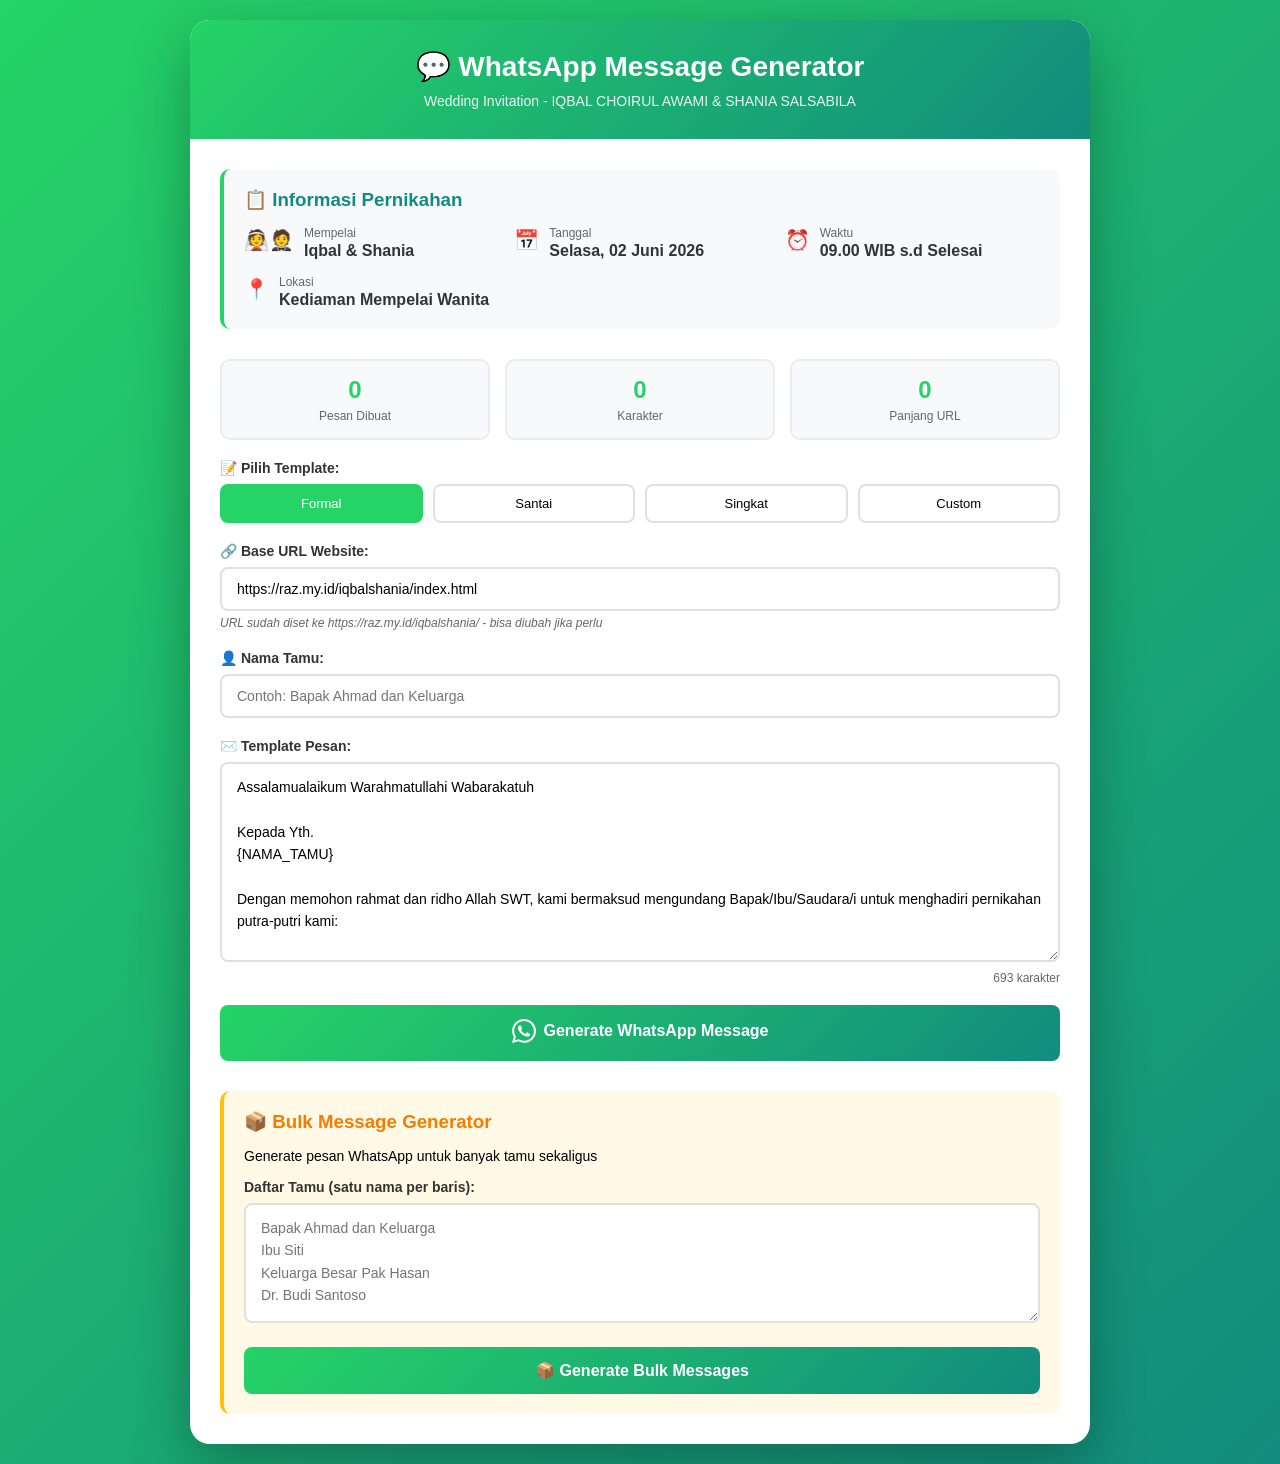
<file: whatsapp-generator.html>
<!DOCTYPE html>
<html lang="id">

<head>
    <meta charset="UTF-8">
    <meta name="viewport" content="width=device-width, initial-scale=1.0">
    <title>WhatsApp Message Generator - Wedding Invitation</title>
    <style>
        * {
            margin: 0;
            padding: 0;
            box-sizing: border-box;
        }

        body {
            font-family: 'Segoe UI', Tahoma, Geneva, Verdana, sans-serif;
            background: linear-gradient(135deg, #25D366 0%, #128C7E 100%);
            min-height: 100vh;
            padding: 20px;
        }

        .container {
            max-width: 900px;
            margin: 0 auto;
            background: white;
            border-radius: 20px;
            box-shadow: 0 20px 60px rgba(0, 0, 0, 0.3);
            overflow: hidden;
        }

        .header {
            background: linear-gradient(135deg, #25D366 0%, #128C7E 100%);
            color: white;
            padding: 30px;
            text-align: center;
        }

        .header h1 {
            font-size: 28px;
            margin-bottom: 10px;
        }

        .header p {
            opacity: 0.9;
            font-size: 14px;
        }

        .content {
            padding: 30px;
        }

        .wedding-info {
            background: #f8f9fa;
            padding: 20px;
            border-radius: 10px;
            margin-bottom: 30px;
            border-left: 4px solid #25D366;
        }

        .wedding-info h3 {
            color: #128C7E;
            margin-bottom: 15px;
        }

        .info-grid {
            display: grid;
            grid-template-columns: repeat(auto-fit, minmax(200px, 1fr));
            gap: 15px;
        }

        .info-item {
            display: flex;
            align-items: start;
            gap: 10px;
        }

        .info-item .icon {
            color: #25D366;
            font-size: 20px;
            margin-top: 2px;
        }

        .info-item .text {
            flex: 1;
        }

        .info-item .label {
            font-size: 12px;
            color: #666;
            margin-bottom: 2px;
        }

        .info-item .value {
            font-weight: 600;
            color: #333;
        }

        .form-group {
            margin-bottom: 20px;
        }

        label {
            display: block;
            color: #333;
            font-weight: 600;
            margin-bottom: 8px;
            font-size: 14px;
        }

        input[type="text"],
        input[type="url"],
        textarea,
        select {
            width: 100%;
            padding: 12px 15px;
            border: 2px solid #e0e0e0;
            border-radius: 8px;
            font-size: 14px;
            transition: border-color 0.3s;
            font-family: inherit;
        }

        input:focus,
        textarea:focus,
        select:focus {
            outline: none;
            border-color: #25D366;
        }

        textarea {
            resize: vertical;
            min-height: 200px;
            font-family: 'Segoe UI', Tahoma, Geneva, Verdana, sans-serif;
            line-height: 1.6;
        }

        .template-selector {
            display: grid;
            grid-template-columns: repeat(auto-fit, minmax(150px, 1fr));
            gap: 10px;
            margin-bottom: 20px;
        }

        .template-btn {
            padding: 10px 15px;
            border: 2px solid #e0e0e0;
            background: white;
            border-radius: 8px;
            cursor: pointer;
            transition: all 0.3s;
            font-size: 13px;
        }

        .template-btn:hover {
            border-color: #25D366;
            background: #f0fdf4;
        }

        .template-btn.active {
            background: #25D366;
            color: white;
            border-color: #25D366;
        }

        button.primary {
            background: linear-gradient(135deg, #25D366 0%, #128C7E 100%);
            color: white;
            border: none;
            padding: 14px 30px;
            border-radius: 8px;
            font-size: 16px;
            font-weight: 600;
            cursor: pointer;
            transition: transform 0.2s, box-shadow 0.2s;
            width: 100%;
        }

        button.primary:hover {
            transform: translateY(-2px);
            box-shadow: 0 5px 15px rgba(37, 211, 102, 0.4);
        }

        .output-section {
            margin-top: 30px;
            padding-top: 30px;
            border-top: 2px solid #f0f0f0;
        }

        .preview-box {
            background: #e7f3e8;
            border: 2px solid #25D366;
            border-radius: 12px;
            padding: 20px;
            margin: 15px 0;
            white-space: pre-wrap;
            font-size: 14px;
            line-height: 1.8;
            color: #333;
        }

        .button-group {
            display: grid;
            grid-template-columns: repeat(auto-fit, minmax(200px, 1fr));
            gap: 10px;
            margin-top: 20px;
        }

        button.secondary {
            background: white;
            color: #25D366;
            border: 2px solid #25D366;
            padding: 12px 20px;
            border-radius: 8px;
            font-size: 14px;
            font-weight: 600;
            cursor: pointer;
            transition: all 0.2s;
        }

        button.secondary:hover {
            background: #25D366;
            color: white;
        }

        .success-message {
            background: #d4edda;
            color: #155724;
            padding: 12px 20px;
            border-radius: 8px;
            margin-top: 15px;
            display: none;
            align-items: center;
            gap: 10px;
        }

        .stats {
            display: grid;
            grid-template-columns: repeat(auto-fit, minmax(150px, 1fr));
            gap: 15px;
            margin-bottom: 20px;
        }

        .stat-card {
            background: #f8f9fa;
            padding: 15px;
            border-radius: 10px;
            text-align: center;
            border: 2px solid #e9ecef;
        }

        .stat-number {
            font-size: 24px;
            font-weight: 700;
            color: #25D366;
            margin-bottom: 5px;
        }

        .stat-label {
            font-size: 12px;
            color: #666;
        }

        .whatsapp-icon {
            width: 24px;
            height: 24px;
            fill: currentColor;
        }

        .bulk-section {
            background: #fff9e6;
            padding: 20px;
            border-radius: 10px;
            margin-top: 30px;
            border-left: 4px solid #ffc107;
        }

        .bulk-section h3 {
            color: #f57c00;
            margin-bottom: 15px;
        }

        .char-counter {
            text-align: right;
            font-size: 12px;
            color: #666;
            margin-top: 5px;
        }

        .hint {
            font-size: 12px;
            color: #666;
            margin-top: 5px;
            font-style: italic;
        }
    </style>
</head>

<body>
    <div class="container">
        <div class="header">
            <h1>💬 WhatsApp Message Generator</h1>
            <p>Wedding Invitation - IQBAL CHOIRUL AWAMI & SHANIA SALSABILA</p>
        </div>

        <div class="content">
            <!-- Wedding Info -->
            <div class="wedding-info">
                <h3>📋 Informasi Pernikahan</h3>
                <div class="info-grid">
                    <div class="info-item">
                        <span class="icon">👰🤵</span>
                        <div class="text">
                            <div class="label">Mempelai</div>
                            <div class="value">Iqbal & Shania</div>
                        </div>
                    </div>
                    <div class="info-item">
                        <span class="icon">📅</span>
                        <div class="text">
                            <div class="label">Tanggal</div>
                            <div class="value">Selasa, 02 Juni 2026</div>
                        </div>
                    </div>
                    <div class="info-item">
                        <span class="icon">⏰</span>
                        <div class="text">
                            <div class="label">Waktu</div>
                            <div class="value">09.00 WIB s.d Selesai</div>
                        </div>
                    </div>
                    <div class="info-item">
                        <span class="icon">📍</span>
                        <div class="text">
                            <div class="label">Lokasi</div>
                            <div class="value">Kediaman Mempelai Wanita</div>
                        </div>
                    </div>
                </div>
            </div>

            <!-- Stats -->
            <div class="stats">
                <div class="stat-card">
                    <div class="stat-number" id="totalGenerated">0</div>
                    <div class="stat-label">Pesan Dibuat</div>
                </div>
                <div class="stat-card">
                    <div class="stat-number" id="charCount">0</div>
                    <div class="stat-label">Karakter</div>
                </div>
                <div class="stat-card">
                    <div class="stat-number" id="urlLength">0</div>
                    <div class="stat-label">Panjang URL</div>
                </div>
            </div>

            <!-- Template Selector -->
            <div class="form-group">
                <label>📝 Pilih Template:</label>
                <div class="template-selector">
                    <button class="template-btn active" onclick="selectTemplate('formal')">Formal</button>
                    <button class="template-btn" onclick="selectTemplate('casual')">Santai</button>
                    <button class="template-btn" onclick="selectTemplate('short')">Singkat</button>
                    <button class="template-btn" onclick="selectTemplate('custom')">Custom</button>
                </div>
            </div>

            <!-- Form -->
            <div class="form-group">
                <label for="baseUrl">🔗 Base URL Website:</label>
                <input type="url" id="baseUrl" value="https://raz.my.id/iqbalshania/index.html"
                    placeholder="https://raz.my.id/iqbalshania/index.html">
                <div class="hint">URL sudah diset ke https://raz.my.id/iqbalshania/ - bisa diubah jika perlu</div>
            </div>

            <div class="form-group">
                <label for="guestName">👤 Nama Tamu:</label>
                <input type="text" id="guestName" placeholder="Contoh: Bapak Ahmad dan Keluarga">
            </div>

            <div class="form-group">
                <label for="messageTemplate">✉️ Template Pesan:</label>
                <textarea id="messageTemplate" placeholder="Template pesan akan muncul di sini..."></textarea>
                <div class="char-counter">
                    <span id="messageCharCount">0</span> karakter
                </div>
            </div>

            <button class="primary" onclick="generateMessage()">
                <span style="display: inline-flex; align-items: center; gap: 8px; justify-content: center;">
                    <svg class="whatsapp-icon" viewBox="0 0 24 24">
                        <path
                            d="M17.472 14.382c-.297-.149-1.758-.867-2.03-.967c-.273-.099-.471-.148-.67.15c-.197.297-.767.966-.94 1.164c-.173.199-.347.223-.644.075c-.297-.15-1.255-.463-2.39-1.475c-.883-.788-1.48-1.761-1.653-2.059c-.173-.297-.018-.458.13-.606c.134-.133.298-.347.446-.52c.149-.174.198-.298.298-.497c.099-.198.05-.371-.025-.52c-.075-.149-.669-1.612-.916-2.207c-.242-.579-.487-.5-.669-.51a12.8 12.8 0 0 0-.57-.01c-.198 0-.52.074-.792.372c-.272.297-1.04 1.016-1.04 2.479c0 1.462 1.065 2.875 1.213 3.074c.149.198 2.096 3.2 5.077 4.487c.709.306 1.262.489 1.694.625c.712.227 1.36.195 1.871.118c.571-.085 1.758-.719 2.006-1.413c.248-.694.248-1.289.173-1.413c-.074-.124-.272-.198-.57-.347m-5.421 7.403h-.004a9.87 9.87 0 0 1-5.031-1.378l-.361-.214l-3.741.982l.998-3.648l-.235-.374a9.86 9.86 0 0 1-1.51-5.26c.001-5.45 4.436-9.884 9.888-9.884c2.64 0 5.122 1.03 6.988 2.898a9.825 9.825 0 0 1 2.893 6.994c-.003 5.45-4.437 9.884-9.885 9.884m8.413-18.297A11.815 11.815 0 0 0 12.05 0C5.495 0 .16 5.335.157 11.892c0 2.096.547 4.142 1.588 5.945L.057 24l6.305-1.654a11.882 11.882 0 0 0 5.683 1.448h.005c6.554 0 11.89-5.335 11.893-11.893a11.821 11.821 0 0 0-3.48-8.413z" />
                    </svg>
                    Generate WhatsApp Message
                </span>
            </button>

            <!-- Output Section -->
            <div class="output-section" id="outputSection" style="display: none;">
                <h3>📱 Preview Pesan</h3>
                <div class="preview-box" id="messagePreview"></div>

                <h3 style="margin-top: 20px;">🔗 URL Personal</h3>
                <div class="preview-box" id="urlPreview"
                    style="background: #e3f2fd; border-color: #2196F3; font-family: monospace; font-size: 12px;"></div>

                <div class="button-group">
                    <button class="secondary" onclick="copyMessage()">
                        📋 Copy Pesan
                    </button>
                    <button class="secondary" onclick="copyUrl()">
                        🔗 Copy URL
                    </button>
                    <button class="secondary" onclick="openWhatsApp()">
                        💬 Buka WhatsApp
                    </button>
                    <button class="secondary" onclick="downloadText()">
                        💾 Download TXT
                    </button>
                </div>

                <div class="success-message" id="successMessage">
                    ✅ <span id="successText">Berhasil dicopy!</span>
                </div>
            </div>

            <!-- Bulk Generator -->
            <div class="bulk-section">
                <h3>📦 Bulk Message Generator</h3>
                <p style="margin-bottom: 15px; font-size: 14px;">Generate pesan WhatsApp untuk banyak tamu sekaligus</p>

                <div class="form-group">
                    <label for="bulkGuests">Daftar Tamu (satu nama per baris):</label>
                    <textarea id="bulkGuests" placeholder="Bapak Ahmad dan Keluarga
Ibu Siti
Keluarga Besar Pak Hasan
Dr. Budi Santoso" style="min-height: 120px;"></textarea>
                </div>

                <button class="primary" onclick="generateBulkMessages()">
                    📦 Generate Bulk Messages
                </button>

                <div id="bulkOutput" style="display: none; margin-top: 20px;">
                    <h4>📝 Hasil Generate:</h4>
                    <div class="button-group" style="margin-top: 15px;">
                        <button class="secondary" onclick="downloadBulkCSV()">
                            📥 Download CSV
                        </button>
                        <button class="secondary" onclick="downloadBulkTXT()">
                            📥 Download TXT
                        </button>
                    </div>
                </div>
            </div>
        </div>
    </div>

    <script>
        let currentTemplate = 'formal';
        let generatedCount = 0;
        let currentMessage = '';
        let currentUrl = '';
        let bulkData = [];

        const templates = {
            formal: `Assalamualaikum Warahmatullahi Wabarakatuh

Kepada Yth.
{NAMA_TAMU}

Dengan memohon rahmat dan ridho Allah SWT, kami bermaksud mengundang Bapak/Ibu/Saudara/i untuk menghadiri pernikahan putra-putri kami:

*IQBAL CHOIRUL AWAMI & SHANIA SALSABILA*

📅 Selasa, 02 Juni 2026
⏰ Pukul 09.00 WIB s.d Selesai
📍 Kediaman Mempelai Wanita
    KARANGAWEN RT.01 RW.08, KEC. KARANGAWEN
    KAB. DEMAK - JAWA TENGAH


Untuk informasi lebih lengkap dan konfirmasi kehadiran, silakan buka undangan digital kami:
{URL}

Merupakan suatu kehormatan bagi kami apabila Bapak/Ibu/Saudara/i berkenan hadir untuk memberikan doa restu.

Wassalamualaikum Warahmatullahi Wabarakatuh

Hormat kami,
Keluarga Besar Mempelai`,

            casual: `Halo {NAMA_TAMU}! 👋

Kami mengundang kamu untuk hadir di pernikahan:

*IQBAL & SHANIA* 💑

📅 Selasa, 02 Juni 2026
⏰ Jam 09.00 WIB
📍 Kediaman Mempelai Wanita, Karangawen, Demak

Lihat undangan lengkapnya di:
{URL}

Ditunggu kehadirannya ya! 🙏✨`,

            short: `Undangan Pernikahan
*IQBAL & SHANIA*

📅 02 Jun 2026, 09.00 WIB
📍 Karangawen, Kab. Demak

Untuk {NAMA_TAMU}
Undangan: {URL}

Ditunggu kehadirannya 🙏`,

            custom: `Tulis template custom Anda di sini...

Gunakan {NAMA_TAMU} untuk nama tamu
Gunakan {URL} untuk link undangan`
        };

        function selectTemplate(template) {
            currentTemplate = template;

            // Update active button
            document.querySelectorAll('.template-btn').forEach(btn => {
                btn.classList.remove('active');
            });
            event.target.classList.add('active');

            // Update template textarea
            document.getElementById('messageTemplate').value = templates[template];
            updateCharCount();
        }

        function updateCharCount() {
            const message = document.getElementById('messageTemplate').value;
            const charCount = message.length;
            document.getElementById('messageCharCount').textContent = charCount;
        }

        function generateMessage() {
            const baseUrl = document.getElementById('baseUrl').value.trim();
            const guestName = document.getElementById('guestName').value.trim();
            const template = document.getElementById('messageTemplate').value;

            if (!baseUrl || !guestName) {
                alert('Mohon isi Base URL dan Nama Tamu');
                return;
            }

            // Generate URL
            currentUrl = baseUrl + '?nama=' + encodeURIComponent(guestName);

            // Generate message
            currentMessage = template
                .replace(/{NAMA_TAMU}/g, guestName)
                .replace(/{URL}/g, currentUrl);

            // Display
            document.getElementById('messagePreview').textContent = currentMessage;
            document.getElementById('urlPreview').textContent = currentUrl;
            document.getElementById('outputSection').style.display = 'block';

            // Update stats
            generatedCount++;
            document.getElementById('totalGenerated').textContent = generatedCount;
            document.getElementById('charCount').textContent = currentMessage.length;
            document.getElementById('urlLength').textContent = currentUrl.length;

            // Scroll to output
            document.getElementById('outputSection').scrollIntoView({ behavior: 'smooth' });
        }

        function copyMessage() {
            navigator.clipboard.writeText(currentMessage).then(() => {
                showSuccess('Pesan berhasil dicopy!');
            });
        }

        function copyUrl() {
            navigator.clipboard.writeText(currentUrl).then(() => {
                showSuccess('URL berhasil dicopy!');
            });
        }

        function openWhatsApp() {
            const waUrl = 'https://wa.me/?text=' + encodeURIComponent(currentMessage);
            window.open(waUrl, '_blank');
        }

        function downloadText() {
            const blob = new Blob([currentMessage], { type: 'text/plain' });
            const url = URL.createObjectURL(blob);
            const a = document.createElement('a');
            a.href = url;
            a.download = 'undangan-whatsapp.txt';
            a.click();
            URL.revokeObjectURL(url);
        }

        function showSuccess(message) {
            const successEl = document.getElementById('successMessage');
            document.getElementById('successText').textContent = message;
            successEl.style.display = 'flex';
            setTimeout(() => {
                successEl.style.display = 'none';
            }, 3000);
        }

        function generateBulkMessages() {
            const baseUrl = document.getElementById('baseUrl').value.trim();
            const guestsText = document.getElementById('bulkGuests').value.trim();
            const template = document.getElementById('messageTemplate').value;

            if (!baseUrl || !guestsText) {
                alert('Mohon isi Base URL dan Daftar Tamu');
                return;
            }

            const guests = guestsText.split('\n').filter(g => g.trim() !== '');
            bulkData = [];

            guests.forEach(guestName => {
                const url = baseUrl + '?nama=' + encodeURIComponent(guestName.trim());
                const message = template
                    .replace(/{NAMA_TAMU}/g, guestName.trim())
                    .replace(/{URL}/g, url);

                bulkData.push({
                    name: guestName.trim(),
                    url: url,
                    message: message
                });
            });

            document.getElementById('bulkOutput').style.display = 'block';
            showSuccess(`${guests.length} pesan berhasil digenerate!`);
        }

        function downloadBulkCSV() {
            let csv = 'Nama Tamu,URL,Pesan WhatsApp\n';
            bulkData.forEach(item => {
                csv += `"${item.name}","${item.url}","${item.message.replace(/"/g, '""')}"\n`;
            });

            const blob = new Blob([csv], { type: 'text/csv;charset=utf-8;' });
            const url = URL.createObjectURL(blob);
            const a = document.createElement('a');
            a.href = url;
            a.download = 'bulk-whatsapp-messages.csv';
            a.click();
            URL.revokeObjectURL(url);
        }

        function downloadBulkTXT() {
            let txt = 'DAFTAR PESAN WHATSAPP - UNDANGAN PERNIKAHAN\n';
            txt += 'IQBAL CHOIRUL AWAMI & SHANIA SALSABILA\n';
            txt += '='.repeat(60) + '\n\n';

            bulkData.forEach((item, index) => {
                txt += `[${index + 1}] ${item.name}\n`;
                txt += `URL: ${item.url}\n`;
                txt += `PESAN:\n${item.message}\n`;
                txt += '\n' + '-'.repeat(60) + '\n\n';
            });

            const blob = new Blob([txt], { type: 'text/plain;charset=utf-8;' });
            const url = URL.createObjectURL(blob);
            const a = document.createElement('a');
            a.href = url;
            a.download = 'bulk-whatsapp-messages.txt';
            a.click();
            URL.revokeObjectURL(url);
        }

        // Initialize
        document.getElementById('messageTemplate').value = templates.formal;
        document.getElementById('messageTemplate').addEventListener('input', updateCharCount);
        updateCharCount();
    </script>
</body>

</html>
</file>
<file: css/wedding.css>
/* ===== VARIABLES - SAGE GREEN & OLIVE ===== */
:root {
  --primary: #8A9A5B;
  /* Sage Green */
  --primary-dark: #556B2F;
  /* Dark Olive Green */
  --primary-light: #C5D4A8;
  /* Light Sage */
  --primary-lighter: #E8EFD9;
  /* Very Light Green */
  --bg: #FAFAF7;
  /* Clean Off-White */
  --bg-warm: #F2F3EE;
  /* Subtle Warm Grey */
  --text: #333333;
  /* Dark Grey */
  --text-light: #666666;
  /* Medium Grey */
  --text-muted: #999999;
  --white: #FFFFFF;
  --font-heading: 'Playfair Display', serif;
  --font-body: 'Cormorant Garamond', serif;
  --font-script: 'Great Vibes', cursive;
  --font-sans: 'Jost', sans-serif;
  --shadow-sm: 0 4px 15px rgba(85, 107, 47, 0.06);
  --shadow-md: 0 8px 30px rgba(85, 107, 47, 0.1);
  --shadow-lg: 0 15px 40px rgba(85, 107, 47, 0.15);
  --radius: 16px;
}

/* ===== RESET ===== */
*,
*::before,
*::after {
  box-sizing: border-box;
  margin: 0;
  padding: 0;
}

html {
  scroll-behavior: smooth;
  -webkit-text-size-adjust: 100%;
}

body {
  font-family: var(--font-body);
  font-size: 18px;
  line-height: 1.7;
  color: var(--text);
  background: var(--bg);
  overflow-x: hidden;
  -webkit-font-smoothing: antialiased;
}

img {
  max-width: 100%;
  height: auto;
  display: block;
}

a {
  text-decoration: none;
  color: inherit;
}

button {
  cursor: pointer;
  border: none;
  outline: none;
  font-family: inherit;
}

ul {
  list-style: none;
  padding: 0;
}

/* ===== COVER ===== */
#cover {
  position: fixed;
  inset: 0;
  z-index: 1000;
  display: flex;
  align-items: center;
  justify-content: center;
  background: var(--bg);
  transition: transform 0.9s cubic-bezier(0.76, 0, 0.24, 1), opacity 0.6s ease;
}

#cover.opened {
  transform: translateY(-100%);
  opacity: 0;
  pointer-events: none;
}

.cover-bg {
  position: absolute;
  inset: 0;
  background: url('../images/ph0t0.jpg') center/cover no-repeat;
  opacity: 1;
}

.cover-bg::after {
  content: '';
  position: absolute;
  inset: 0;
  background: linear-gradient(to bottom, rgba(0, 0, 0, 0.2) 0%, rgba(0, 0, 0, 0.6) 100%);
}

.cover-floral-tr,
.cover-floral-bl {
  display: none;
  /* Hide florals on cover to keep photo clean */
}

.cover-floral-tr {
  position: absolute;
  top: -5%;
  right: -10%;
  width: 55%;
  max-width: 320px;
  animation: sway-right 5s ease-in-out infinite alternate;
  z-index: 1;
  opacity: 0.85;
}

.cover-floral-bl {
  position: absolute;
  bottom: -8%;
  left: -15%;
  width: 60%;
  max-width: 350px;
  animation: sway-left 5s ease-in-out infinite alternate;
  z-index: 1;
  opacity: 0.85;
}

.cover-content {
  position: relative;
  z-index: 2;
  text-align: center;
  padding: 2rem;
  max-width: 420px;
}

.cover-arabic {
  font-family: 'Amiri', serif;
  font-size: 2.2rem;
  color: var(--white);
  margin-bottom: 1rem;
  text-shadow: 2px 2px 5px rgba(0, 0, 0, 0.6);
  font-weight: 400;
}

.cover-arabic {
  font-family: 'Amiri', serif;
  font-size: clamp(2.5rem, 8vw, 3.5rem);
  color: var(--white);
  margin-bottom: 0.5rem;
  text-shadow: 2px 2px 5px rgba(0, 0, 0, 0.6);
  font-weight: 700;
}

.arabic-name {
  font-family: 'Amiri', serif !important;
  line-height: 1.3 !important;
}

.cover-subtitle {
  font-family: var(--font-sans);
  font-size: 0.8rem;
  letter-spacing: 6px;
  text-transform: uppercase;
  color: var(--white);
  margin-bottom: 0.5rem;
  font-weight: 500;
  text-shadow: 1px 1px 3px rgba(0, 0, 0, 0.5);
}

.cover-names {
  font-family: var(--font-script);
  font-size: clamp(3.5rem, 12vw, 5.5rem);
  color: var(--white);
  line-height: 1.1;
  margin-bottom: 0.25rem;
  text-shadow: 2px 2px 6px rgba(0, 0, 0, 0.4);
}

.cover-and {
  font-family: var(--font-script);
  font-size: clamp(2rem, 5vw, 3rem);
  color: var(--primary-light);
  margin: -0.3rem 0;
  text-shadow: 1px 1px 3px rgba(0, 0, 0, 0.5);
}

.cover-date {
  font-family: var(--font-sans);
  font-size: 0.85rem;
  font-weight: 500;
  letter-spacing: 4px;
  color: var(--primary-lighter);
  margin-top: 1rem;
  text-shadow: 1px 1px 3px rgba(0, 0, 0, 0.5);
}

.cover-divider {
  width: 60px;
  height: 2px;
  background: var(--primary-light);
  margin: 1.5rem auto;
  border-radius: 2px;
  box-shadow: 0 1px 3px rgba(0, 0, 0, 0.5);
}

.cover-guest-label {
  font-family: var(--font-sans);
  font-size: 0.8rem;
  color: var(--white);
  margin-bottom: 0.25rem;
  text-shadow: 1px 1px 3px rgba(0, 0, 0, 0.5);
}

.cover-guest-name {
  font-family: var(--font-heading);
  font-size: 1.2rem;
  font-weight: 700;
  color: var(--white);
  margin-bottom: 1.5rem;
  text-shadow: 1px 1px 3px rgba(0, 0, 0, 0.5);
}

.btn-open {
  display: inline-flex;
  align-items: center;
  justify-content: center;
  gap: 8px;
  padding: 14px 36px;
  background: var(--white);
  color: var(--primary-dark);
  font-family: var(--font-sans);
  font-size: 0.85rem;
  font-weight: 600;
  letter-spacing: 1px;
  border-radius: 50px;
  transition: all 0.3s ease;
  box-shadow: 0 6px 20px rgba(0, 0, 0, 0.3);
}

.btn-open:hover {
  background: var(--primary-lighter);
  transform: translateY(-2px);
  box-shadow: 0 8px 25px rgba(0, 0, 0, 0.4);
}

.btn-direction,
.btn-submit,
.music-btn {
  display: inline-flex;
  align-items: center;
  justify-content: center;
  gap: 8px;
  padding: 14px 36px;
  background: var(--primary);
  color: var(--white);
  font-family: var(--font-sans);
  font-size: 0.85rem;
  font-weight: 500;
  letter-spacing: 1px;
  border-radius: 50px;
  transition: all 0.3s ease;
  box-shadow: 0 6px 20px rgba(138, 154, 91, 0.3);
}

.btn-direction:hover,
.btn-submit:hover {
  background: var(--primary-dark);
  transform: translateY(-2px);
  box-shadow: 0 8px 25px rgba(85, 107, 47, 0.35);
}

/* ===== MAIN CONTENT ===== */
#main-content {
  opacity: 0;
  transition: opacity 0.8s ease 0.5s;
}

#main-content.visible {
  opacity: 1;
}

/* ===== SECTIONS ===== */
.section {
  min-height: 100vh;
  display: flex;
  flex-direction: column;
  align-items: center;
  justify-content: center;
  padding: 5rem 1.5rem;
  position: relative;
  overflow: hidden;
}

.section-sage {
  background: linear-gradient(180deg, var(--bg) 0%, var(--bg-warm) 100%);
}

.section-warm {
  background: linear-gradient(180deg, var(--bg-warm) 0%, var(--bg) 100%);
}

.section-inner {
  max-width: 500px;
  width: 100%;
  text-align: center;
  position: relative;
  z-index: 2;
}

/* ===== TYPOGRAPHY ===== */
.heading-script {
  font-family: var(--font-script);
  font-size: clamp(2.5rem, 8vw, 3.8rem);
  color: var(--primary-dark);
  font-weight: 400;
  margin-bottom: 0.5rem;
}

.heading-section {
  font-family: var(--font-heading);
  font-size: clamp(1.4rem, 4vw, 1.8rem);
  color: var(--primary-dark);
  font-weight: 700;
  letter-spacing: 1px;
  margin-bottom: 1rem;
}

.text-body {
  font-size: 1.05rem;
  line-height: 1.8;
  color: var(--text);
}

.text-small {
  font-size: 0.9rem;
  color: var(--text-light);
}

/* ===== ORNAMENTAL DIVIDER ===== */
.ornament {
  display: flex;
  align-items: center;
  justify-content: center;
  gap: 12px;
  margin: 1.8rem 0;
}

.ornament::before,
.ornament::after {
  content: '';
  width: 50px;
  height: 1px;
  background: var(--primary-light);
}

.ornament-icon {
  color: var(--primary);
  font-size: 1rem;
}

/* ===== FLORAL DECORATIONS ===== */
.floral {
  position: absolute;
  pointer-events: none;
  z-index: 0;
  opacity: 0.7;
}

.floral-tr {
  top: -5%;
  right: -12%;
  width: 50%;
  max-width: 280px;
  animation: sway-right 6s ease-in-out infinite alternate;
}

.floral-bl {
  bottom: -5%;
  left: -15%;
  width: 55%;
  max-width: 300px;
  animation: sway-left 6s ease-in-out infinite alternate;
}

.floral img {
  width: 100%;
}

/* ===== QUOTES SECTION ===== */
.quote-mark {
  font-size: 4rem;
  color: var(--primary-light);
  font-family: Georgia, serif;
  line-height: 1;
  margin-bottom: -1rem;
}

.quote-text {
  font-family: var(--font-body);
  font-size: 1.1rem;
  font-style: italic;
  line-height: 2;
  color: var(--text);
  margin: 1.5rem 0;
  padding: 0 1rem;
}

.quote-ref {
  font-family: var(--font-sans);
  font-size: 0.85rem;
  color: var(--primary-dark);
  letter-spacing: 2px;
  font-weight: 500;
}

/* ===== COUPLE SECTION ===== */
#couple.couple-bg {
  background: url('../images/ph0t0.jpg') center/cover no-repeat;
}

#couple.couple-bg::before {
  content: '';
  position: absolute;
  inset: 0;
  /* Gradien mulus dari warna background atas ke gelap di bagian foto */
  background: linear-gradient(to bottom, var(--bg) 0%, rgba(0, 0, 0, 0.5) 15%, rgba(0, 0, 0, 0.85) 100%);
  z-index: 1;
}

#couple.couple-bg .section-inner {
  z-index: 2;
}

#couple.couple-bg .couple-name,
#couple.couple-bg .couple-parent,
#couple.couple-bg .couple-parent strong,
#couple.couple-bg .text-small {
  color: var(--white);
  text-shadow: 1px 1px 4px rgba(0, 0, 0, 0.7);
}

#couple.couple-bg .couple-ampersand {
  color: var(--primary-light);
  text-shadow: 1px 1px 4px rgba(0, 0, 0, 0.7);
}

.couple-name {
  font-family: var(--font-script);
  font-size: clamp(2.5rem, 8vw, 3.5rem);
}

.couple-parent {
  font-size: 0.95rem;
  line-height: 1.6;
  margin-top: 0.5rem;
}

.couple-ampersand {
  font-family: var(--font-script);
  font-size: 3rem;
  margin: 1.5rem 0;
}

/* ===== EVENT CARDS ===== */
.event-card {
  background: rgba(255, 255, 255, 0.8);
  backdrop-filter: blur(12px);
  -webkit-backdrop-filter: blur(12px);
  border: 1px solid rgba(255, 255, 255, 0.9);
  border-radius: var(--radius);
  padding: 2.5rem 1.5rem;
  box-shadow: var(--shadow-md);
  margin-bottom: 2rem;
  position: relative;
  overflow: hidden;
}

.event-card::before {
  content: '';
  position: absolute;
  top: 0;
  left: 0;
  right: 0;
  height: 4px;
  background: var(--primary);
}

.event-date-row {
  display: flex;
  align-items: center;
  justify-content: center;
  gap: 1.2rem;
  margin-bottom: 1.5rem;
}

.event-day-name {
  font-family: var(--font-heading);
  font-weight: 700;
  font-size: 0.95rem;
  color: var(--primary-dark);
  text-align: right;
  letter-spacing: 1px;
}

.event-day-sub {
  font-size: 0.8rem;
  color: var(--text-light);
}

.event-day-num {
  font-family: var(--font-heading);
  font-size: 3rem;
  font-weight: 700;
  color: var(--primary-dark);
  border-left: 2px solid var(--primary-light);
  border-right: 2px solid var(--primary-light);
  padding: 0 1.2rem;
  line-height: 1.1;
}

.event-time-label {
  font-family: var(--font-heading);
  font-weight: 700;
  font-size: 0.95rem;
  color: var(--primary-dark);
  text-align: left;
  letter-spacing: 1px;
}

.event-time-val {
  font-size: 0.8rem;
  color: var(--text-light);
}

.event-location {
  font-size: 0.95rem;
  color: var(--text);
  margin-top: 1rem;
}

.event-location strong {
  display: block;
  font-family: var(--font-sans);
  font-size: 1.05rem;
  font-weight: 600;
  color: var(--primary-dark);
  margin-bottom: 0.4rem;
}

/* ===== COUNTDOWN ===== */
.countdown-row {
  display: flex;
  justify-content: center;
  gap: 12px;
  margin: 2rem 0;
}

.countdown-item {
  background: var(--primary);
  color: var(--white);
  border-radius: var(--radius);
  padding: 14px 8px;
  min-width: 70px;
  text-align: center;
  box-shadow: var(--shadow-sm);
}

.countdown-num {
  font-family: var(--font-heading);
  font-size: 1.8rem;
  font-weight: 700;
  line-height: 1.1;
}

.countdown-label {
  font-family: var(--font-sans);
  font-size: 0.7rem;
  font-weight: 500;
  letter-spacing: 1px;
  text-transform: uppercase;
  margin-top: 4px;
  opacity: 0.9;
}

/* ===== MAP SECTION ===== */
.map-frame {
  width: 100%;
  border-radius: var(--radius);
  overflow: hidden;
  box-shadow: var(--shadow-md);
  margin-bottom: 1.8rem;
  aspect-ratio: 16/11;
  border: 3px solid var(--white);
}

.map-frame iframe {
  width: 100%;
  height: 100%;
  border: 0;
}

/* ===== RSVP SECTION ===== */
.rsvp-form {
  text-align: left;
  margin-top: 2rem;
  background: rgba(255, 255, 255, 0.8);
  backdrop-filter: blur(12px);
  padding: 2rem 1.5rem;
  border-radius: var(--radius);
  border: 1px solid rgba(255, 255, 255, 0.9);
  box-shadow: var(--shadow-sm);
}

.form-group {
  margin-bottom: 1.2rem;
}

.form-group label {
  display: block;
  font-family: var(--font-sans);
  font-size: 0.85rem;
  font-weight: 600;
  color: var(--primary-dark);
  margin-bottom: 0.4rem;
}

.form-control {
  width: 100%;
  padding: 14px 16px;
  border: 1.5px solid var(--primary-light);
  border-radius: 12px;
  font-family: var(--font-body);
  font-size: 1.05rem;
  color: var(--text);
  background: var(--white);
  transition: all 0.3s;
  outline: none;
}

.form-control:focus {
  border-color: var(--primary);
  box-shadow: 0 0 0 4px rgba(138, 154, 91, 0.15);
}

textarea.form-control {
  min-height: 120px;
  resize: vertical;
}

.radio-group {
  display: flex;
  gap: 1rem;
}

.radio-option {
  flex: 1;
}

.radio-option input {
  display: none;
}

.radio-option label {
  display: block;
  text-align: center;
  padding: 12px;
  border: 1.5px solid var(--primary-light);
  border-radius: 12px;
  font-family: var(--font-sans);
  font-size: 0.9rem;
  font-weight: 500;
  cursor: pointer;
  background: rgba(255, 255, 255, 0.8);
  transition: all 0.3s;
}

.radio-option input:checked+label {
  background: var(--primary);
  color: var(--white);
  border-color: var(--primary);
  font-weight: 600;
}

.btn-submit {
  width: 100%;
  padding: 16px;
  border-radius: 50px;
  margin-top: 0.5rem;
}

/* Wishes display */
.wishes-list {
  margin-top: 2.5rem;
  max-height: 350px;
  overflow-y: auto;
  padding-right: 6px;
}

.wishes-list::-webkit-scrollbar {
  width: 5px;
}

.wishes-list::-webkit-scrollbar-thumb {
  background: var(--primary-light);
  border-radius: 5px;
}

.wish-item {
  background: rgba(255, 255, 255, 0.8);
  backdrop-filter: blur(6px);
  border: 1px solid rgba(255, 255, 255, 0.9);
  border-radius: var(--radius);
  padding: 1.2rem;
  margin-bottom: 1rem;
  text-align: left;
  box-shadow: var(--shadow-sm);
}

.wish-name {
  font-family: var(--font-sans);
  font-weight: 600;
  font-size: 0.9rem;
  color: var(--primary-dark);
}

.wish-attendance {
  font-size: 0.7rem;
  color: var(--white);
  background: var(--primary);
  padding: 3px 10px;
  border-radius: 50px;
  display: inline-block;
  margin-left: 8px;
  font-weight: 600;
}

.wish-message {
  font-size: 0.95rem;
  color: var(--text);
  margin-top: 0.5rem;
}

.wish-time {
  font-size: 0.75rem;
  color: var(--text-muted);
  margin-top: 0.5rem;
}

/* ===== GIFT SECTION ===== */
.gift-card {
  background: rgba(255, 255, 255, 0.8);
  backdrop-filter: blur(12px);
  border: 1px solid rgba(255, 255, 255, 0.9);
  border-radius: var(--radius);
  padding: 2rem 1.5rem;
  margin-bottom: 1.5rem;
  box-shadow: var(--shadow-md);
  position: relative;
  overflow: hidden;
}

.gift-card::before {
  content: '';
  position: absolute;
  top: 0;
  left: 0;
  width: 4px;
  height: 100%;
  background: var(--primary);
}

.gift-bank-logo {
  width: 80px;
  height: 50px;
  object-fit: contain;
  background: var(--white);
  border-radius: 8px;
  padding: 6px;
  margin: 0 auto 1rem;
  box-shadow: 0 2px 8px rgba(0, 0, 0, 0.05);
}

.gift-account {
  font-family: var(--font-sans);
  font-size: 1.3rem;
  font-weight: 700;
  letter-spacing: 3px;
  color: var(--primary-dark);
  margin-bottom: 0.3rem;
}

.gift-name {
  font-size: 0.9rem;
  color: var(--text-light);
}

.btn-copy {
  display: inline-flex;
  align-items: center;
  gap: 6px;
  padding: 10px 24px;
  background: var(--primary-lighter);
  color: var(--primary-dark);
  font-family: var(--font-sans);
  font-size: 0.8rem;
  font-weight: 600;
  border-radius: 50px;
  border: 1px solid var(--primary-light);
  transition: all 0.3s;
  margin-top: 1rem;
}

.btn-copy:hover {
  background: var(--primary-light);
  transform: translateY(-1px);
}

.btn-copy.copied {
  background: var(--primary);
  color: var(--white);
  border-color: transparent;
}

/* ===== CLOSING SECTION ===== */
.closing-families {
  display: flex;
  justify-content: center;
  gap: 2.5rem;
  margin-top: 2rem;
  text-align: center;
}

.closing-family-label {
  font-size: 0.8rem;
  color: var(--text-light);
  margin-bottom: 0.4rem;
  font-family: var(--font-sans);
  text-transform: uppercase;
  letter-spacing: 1px;
}

.closing-family-names {
  font-size: 0.95rem;
  line-height: 1.6;
  font-weight: 600;
  color: var(--primary-dark);
}

/* ===== MUSIC BUTTON ===== */
.music-btn {
  position: fixed;
  bottom: 85px;
  right: 20px;
  z-index: 999;
  width: 52px;
  height: 52px;
  padding: 0;
  border-radius: 50%;
  opacity: 0;
  pointer-events: none;
  border: none;
}

.music-btn.visible {
  opacity: 0.9;
  pointer-events: all;
}

.music-btn:hover {
  opacity: 1;
  transform: scale(1.05);
}

.music-btn svg {
  width: 20px;
  height: 20px;
  stroke: var(--white);
}

.music-btn .icon-pause {
  display: none;
}

.music-btn.playing .icon-play {
  display: none;
}

.music-btn.playing .icon-pause {
  display: block;
}

.music-btn.playing {
  animation: pulse-ring 2s ease-in-out infinite;
}

/* ===== SCROLL REVEAL ===== */
.reveal {
  opacity: 0;
  transform: translateY(40px);
  transition: opacity 0.8s ease, transform 0.8s ease;
}

.reveal.revealed {
  opacity: 1;
  transform: translateY(0);
}

.reveal-left {
  opacity: 0;
  transform: translateX(-40px);
  transition: opacity 0.8s ease, transform 0.8s ease;
}

.reveal-left.revealed {
  opacity: 1;
  transform: translateX(0);
}

.reveal-right {
  opacity: 0;
  transform: translateX(40px);
  transition: opacity 0.8s ease, transform 0.8s ease;
}

.reveal-right.revealed {
  opacity: 1;
  transform: translateX(0);
}

.reveal-scale {
  opacity: 0;
  transform: scale(0.85);
  transition: opacity 0.8s ease, transform 0.8s ease;
}

.reveal-scale.revealed {
  opacity: 1;
  transform: scale(1);
}

.delay-1 {
  transition-delay: 0.15s;
}

.delay-2 {
  transition-delay: 0.3s;
}

.delay-3 {
  transition-delay: 0.45s;
}

.delay-4 {
  transition-delay: 0.6s;
}

/* ===== ANIMATIONS ===== */
@keyframes sway-left {
  0% {
    transform: rotate(-2deg);
  }

  100% {
    transform: rotate(4deg);
  }
}

@keyframes sway-right {
  0% {
    transform: rotate(2deg);
  }

  100% {
    transform: rotate(-4deg);
  }
}

@keyframes pulse-ring {

  0%,
  100% {
    box-shadow: 0 0 0 0 rgba(138, 154, 91, 0.5);
  }

  50% {
    box-shadow: 0 0 0 12px rgba(138, 154, 91, 0);
  }
}

@keyframes float {

  0%,
  100% {
    transform: translateY(0);
  }

  50% {
    transform: translateY(-8px);
  }
}

/* ===== BOTTOM NAVIGATION ===== */
.bottom-nav {
  position: fixed;
  bottom: 0;
  left: 0;
  right: 0;
  background: rgba(255, 255, 255, 0.95);
  backdrop-filter: blur(15px);
  -webkit-backdrop-filter: blur(15px);
  display: flex;
  justify-content: space-around;
  align-items: center;
  padding: 12px 5px;
  box-shadow: 0 -2px 15px rgba(0, 0, 0, 0.06);
  z-index: 998;
  border-top: 1px solid rgba(138, 154, 91, 0.15);
  transform: translateY(100%);
  transition: transform 0.6s cubic-bezier(0.2, 0.8, 0.2, 1);
}

.bottom-nav.visible {
  transform: translateY(0);
}

.nav-item {
  display: flex;
  flex-direction: column;
  align-items: center;
  text-decoration: none;
  color: var(--text-muted);
  font-family: var(--font-sans);
  transition: all 0.3s ease;
  width: 20%;
  -webkit-tap-highlight-color: transparent;
}

.nav-icon {
  font-size: 1.3rem;
  margin-bottom: 3px;
  filter: grayscale(1);
  opacity: 0.5;
  transition: all 0.3s ease;
}

.nav-label {
  font-size: 0.65rem;
  font-weight: 500;
  letter-spacing: 0.5px;
}

.nav-item.active {
  color: var(--primary-dark);
}

.nav-item.active .nav-icon {
  filter: grayscale(0);
  opacity: 1;
  transform: translateY(-3px) scale(1.1);
}

#main-content {
  padding-bottom: 70px;
}

/* ===== TOAST ===== */
.toast {
  position: fixed;
  bottom: 90px;
  left: 50%;
  transform: translateX(-50%) translateY(20px);
  background: var(--primary-dark);
  color: var(--white);
  font-family: var(--font-sans);
  font-size: 0.85rem;
  padding: 12px 28px;
  border-radius: 50px;
  z-index: 9999;
  opacity: 0;
  transition: all 0.3s ease;
  white-space: nowrap;
  box-shadow: var(--shadow-lg);
}

.toast.show {
  opacity: 1;
  transform: translateX(-50%) translateY(0);
}

/* ===== RESPONSIVE ===== */
@media (max-width: 480px) {
  .section {
    padding: 4rem 1.25rem;
  }

  .countdown-item {
    min-width: 60px;
    padding: 12px 4px;
  }

  .countdown-num {
    font-size: 1.5rem;
  }

  .closing-families {
    flex-direction: column;
    gap: 1.5rem;
  }
}

@media (min-width: 768px) {
  .section {
    padding: 6rem 2rem;
  }
}
</file>
